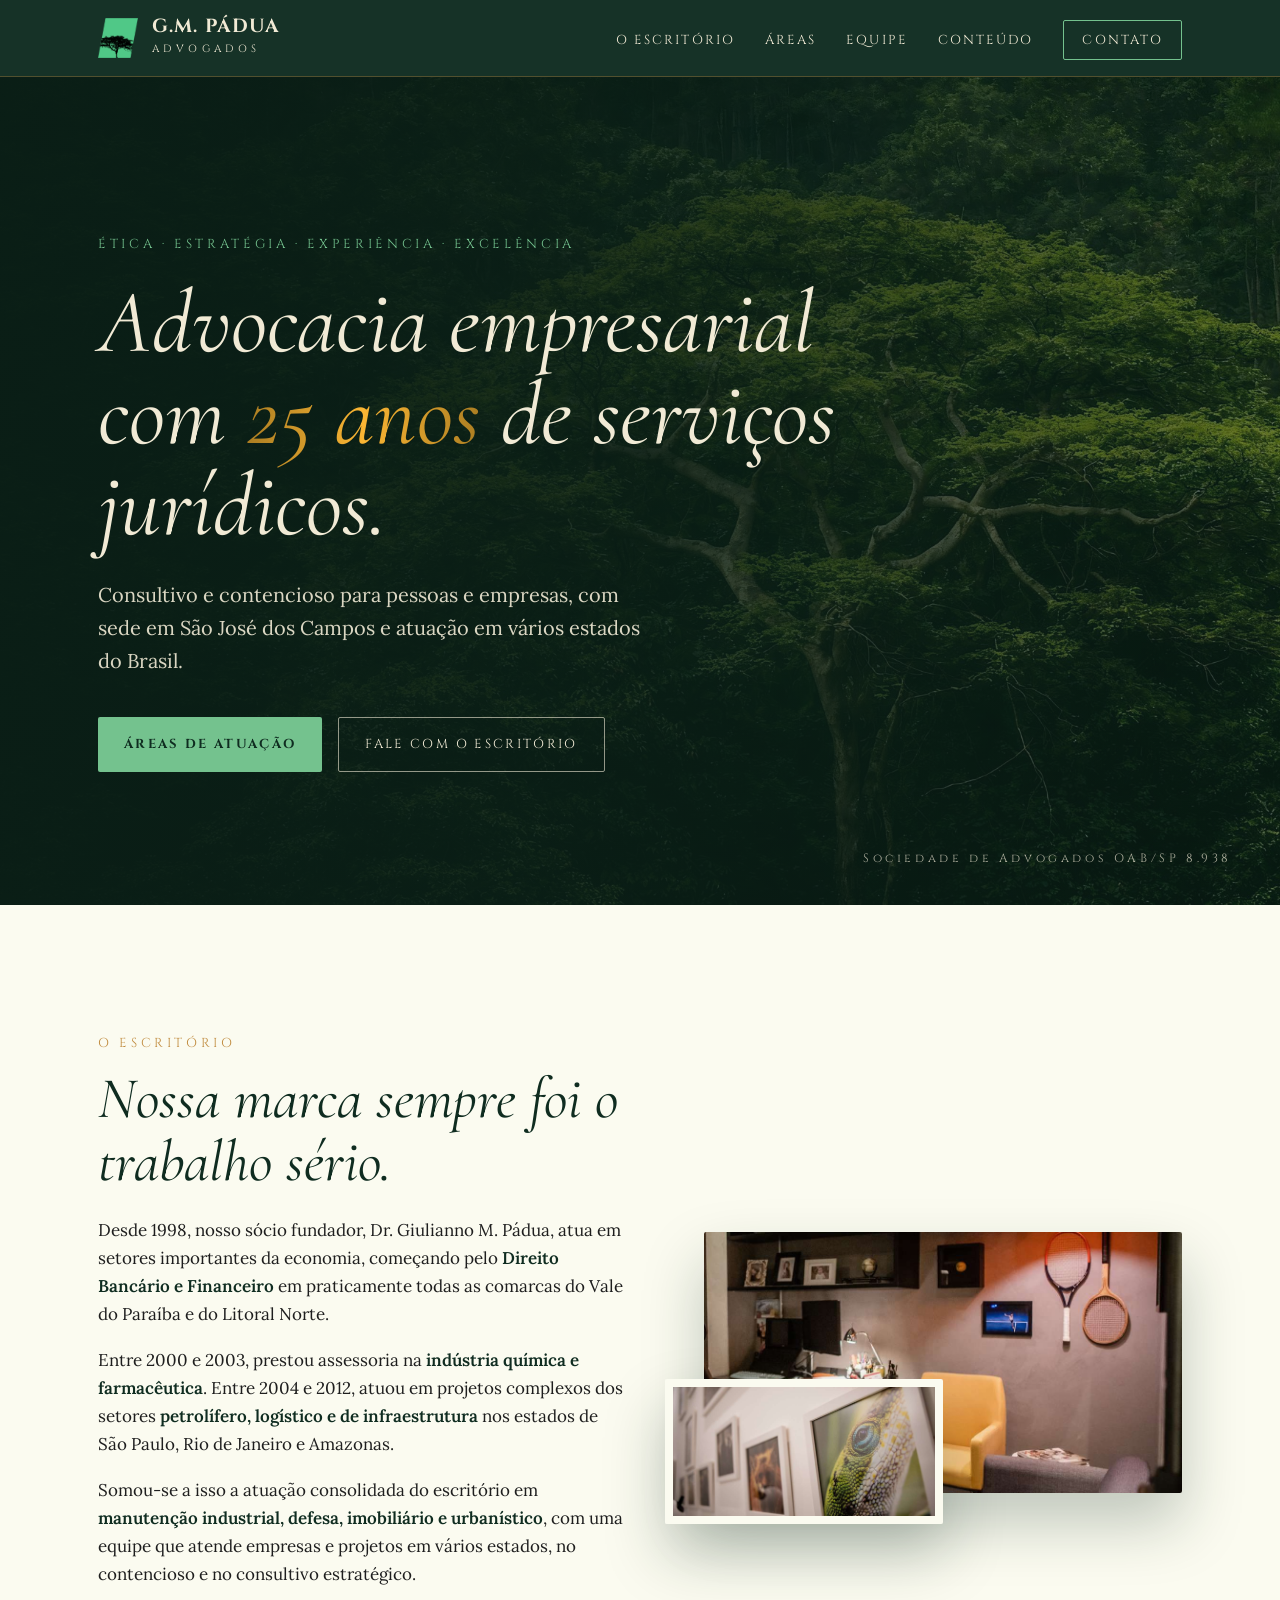
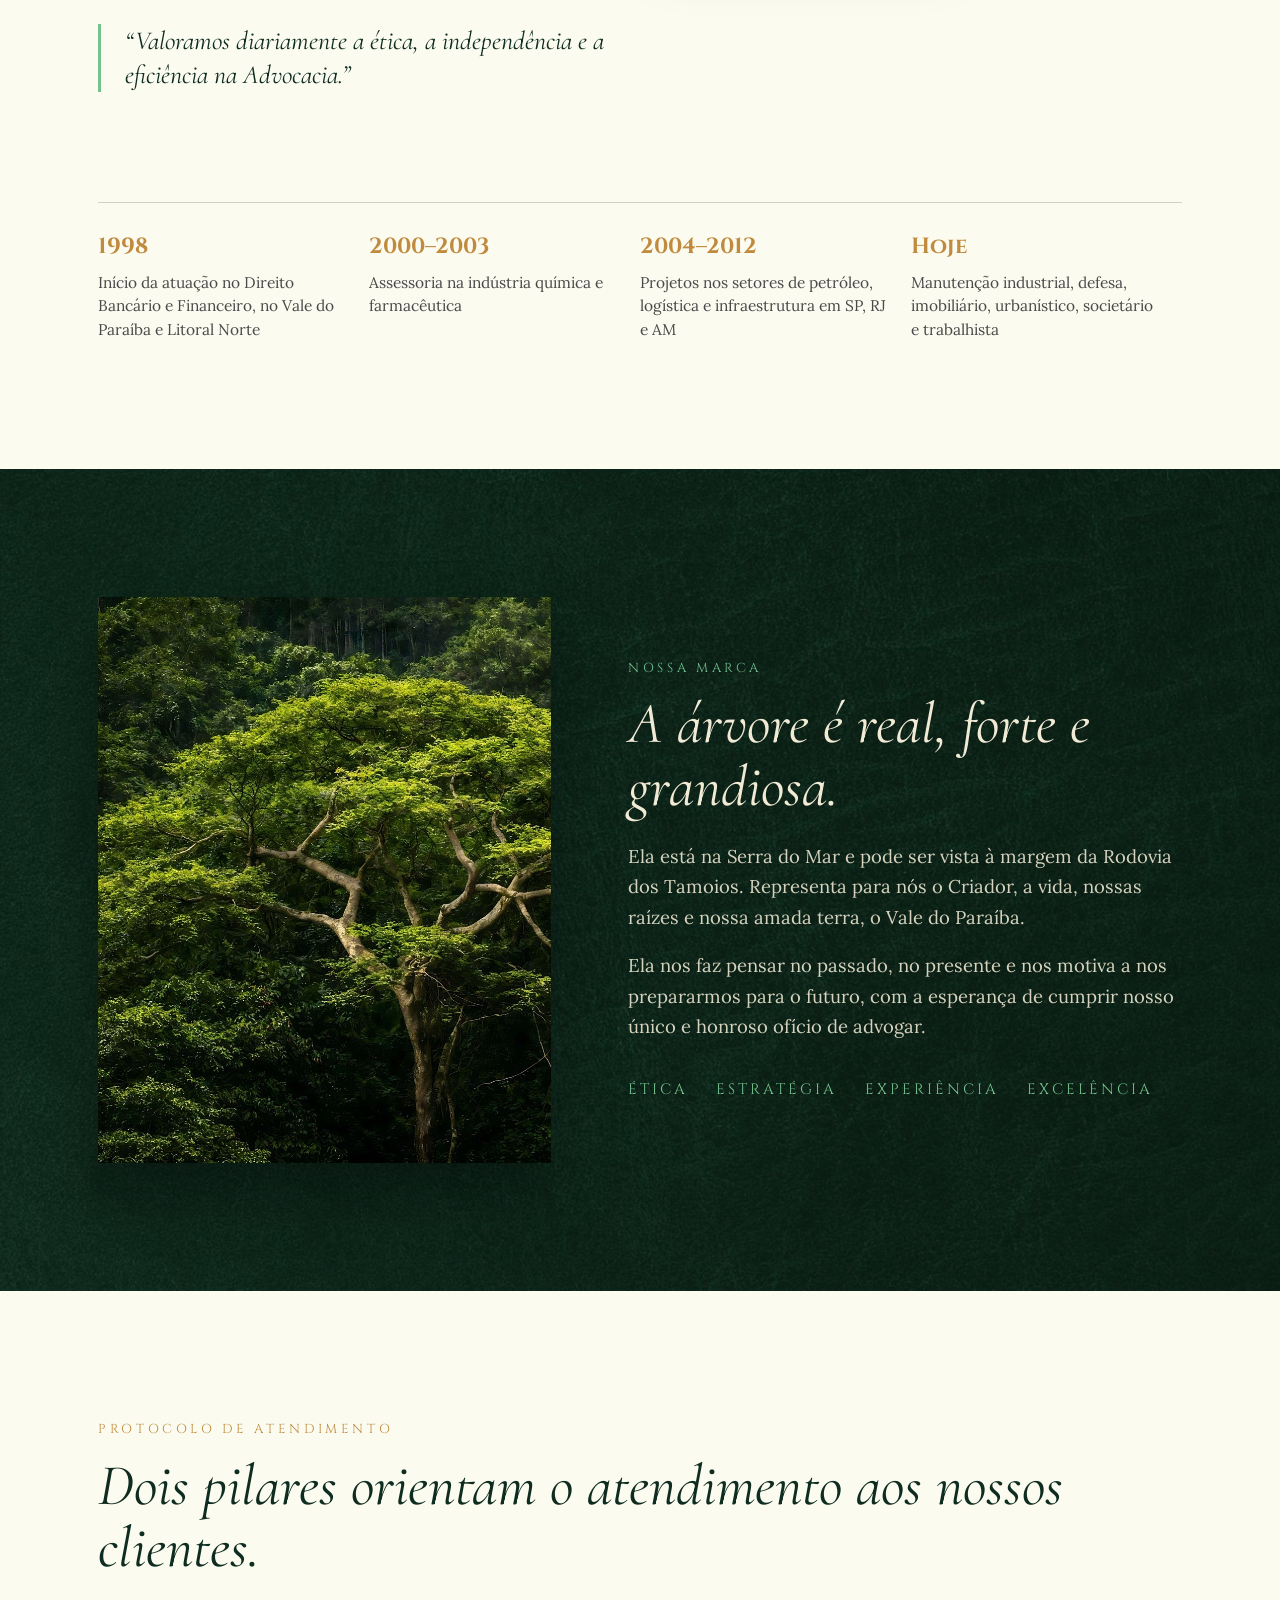
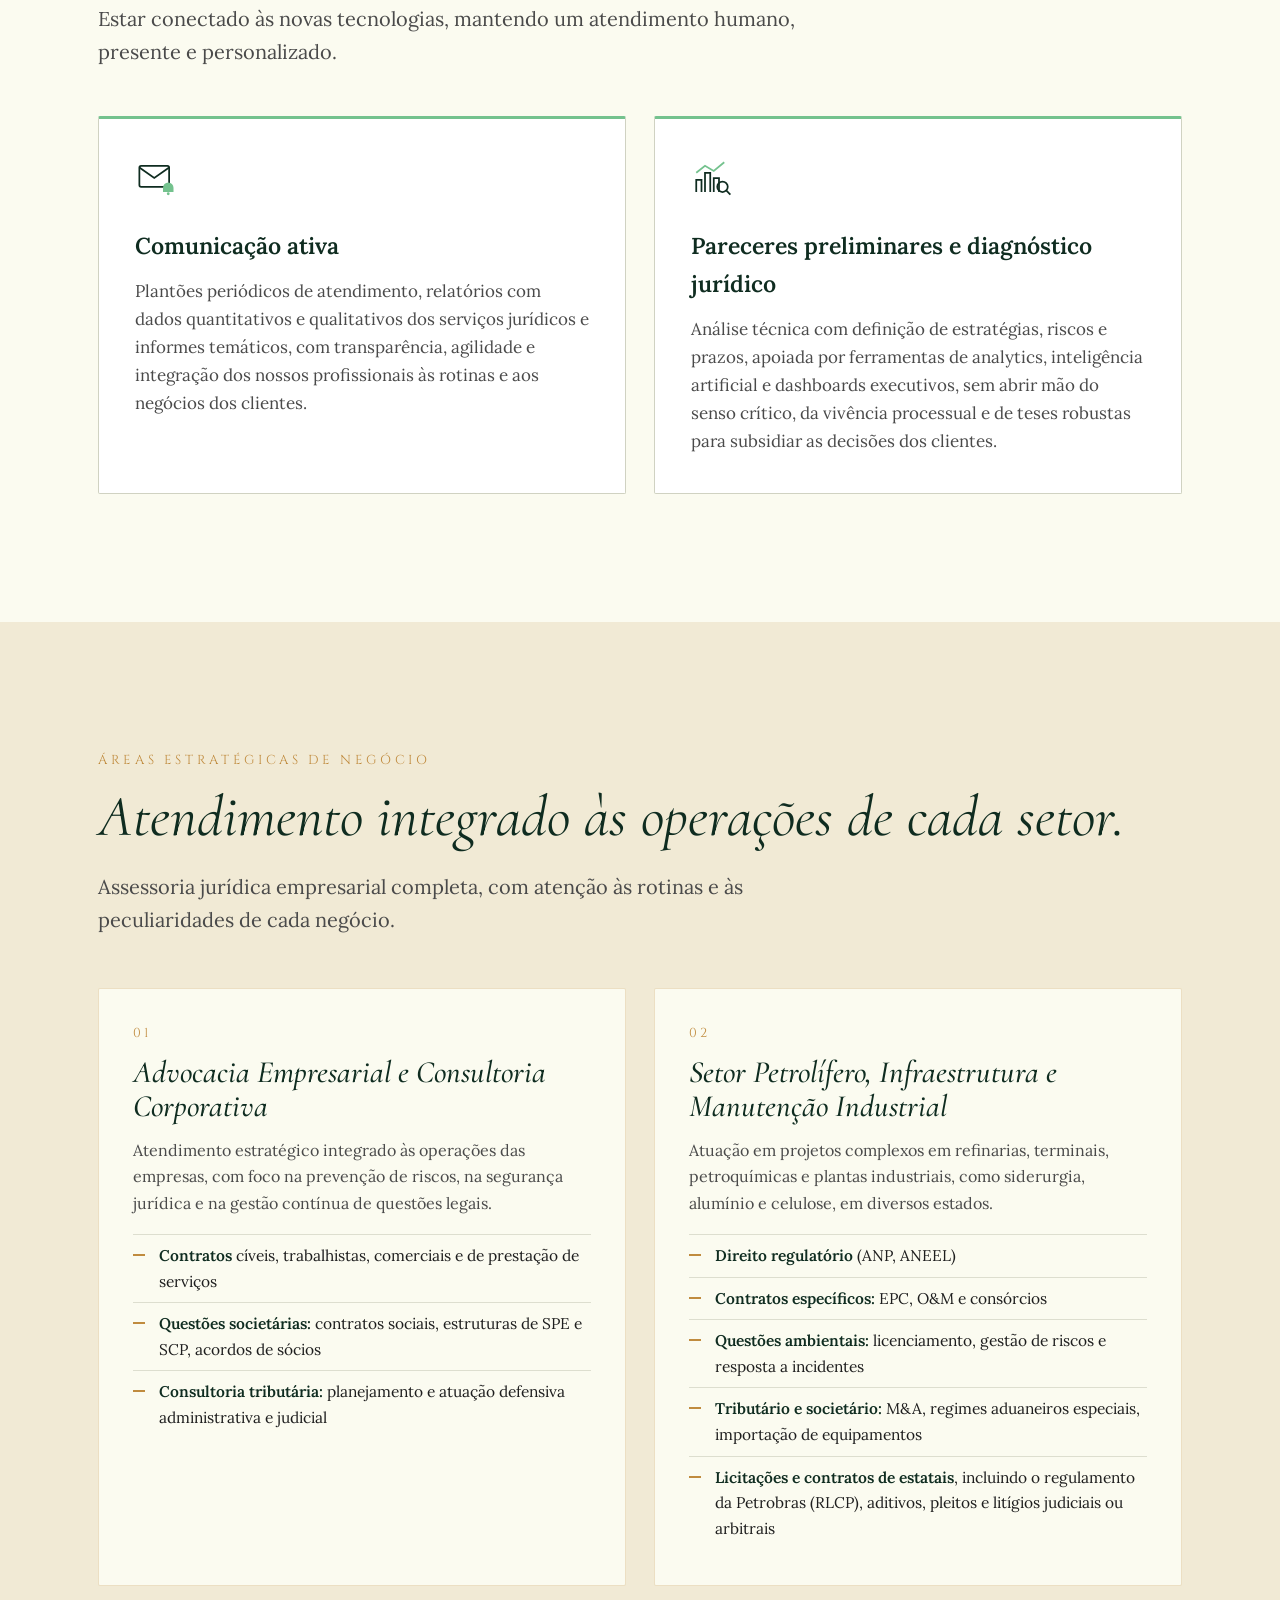
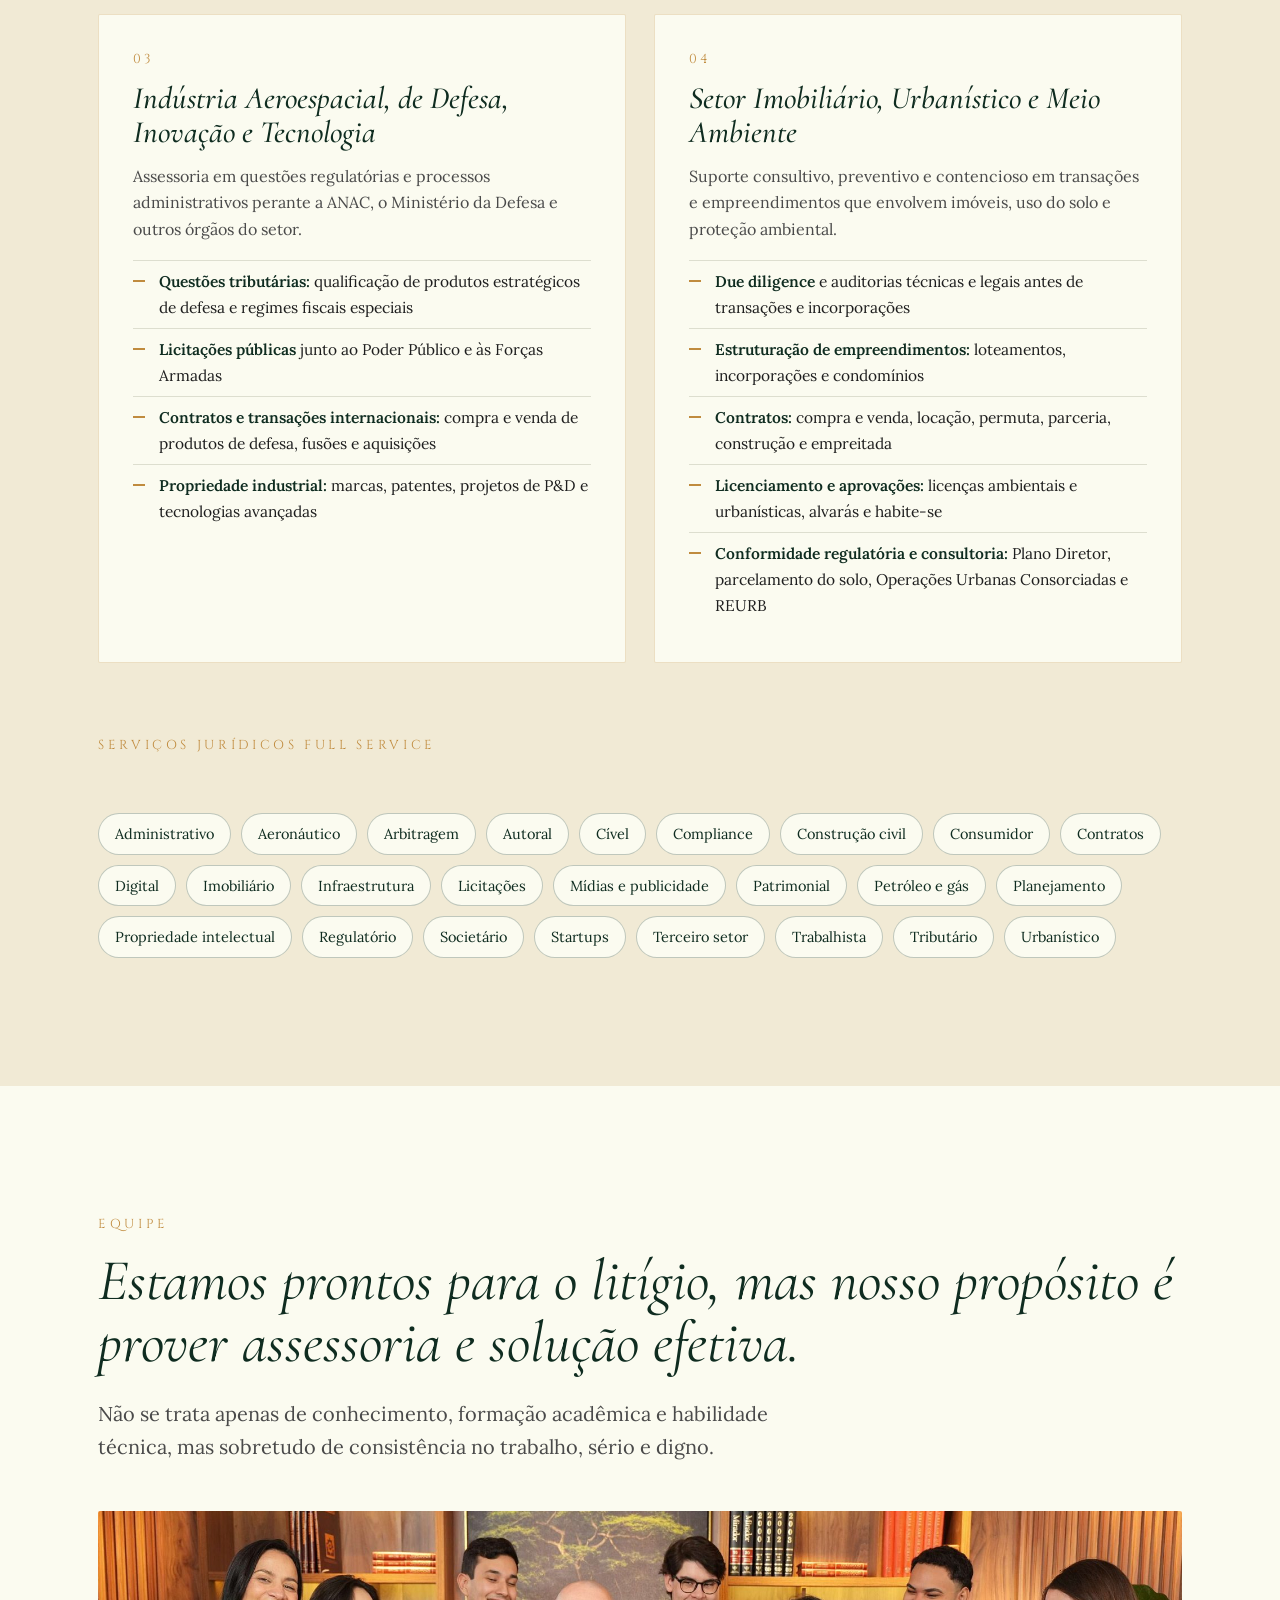
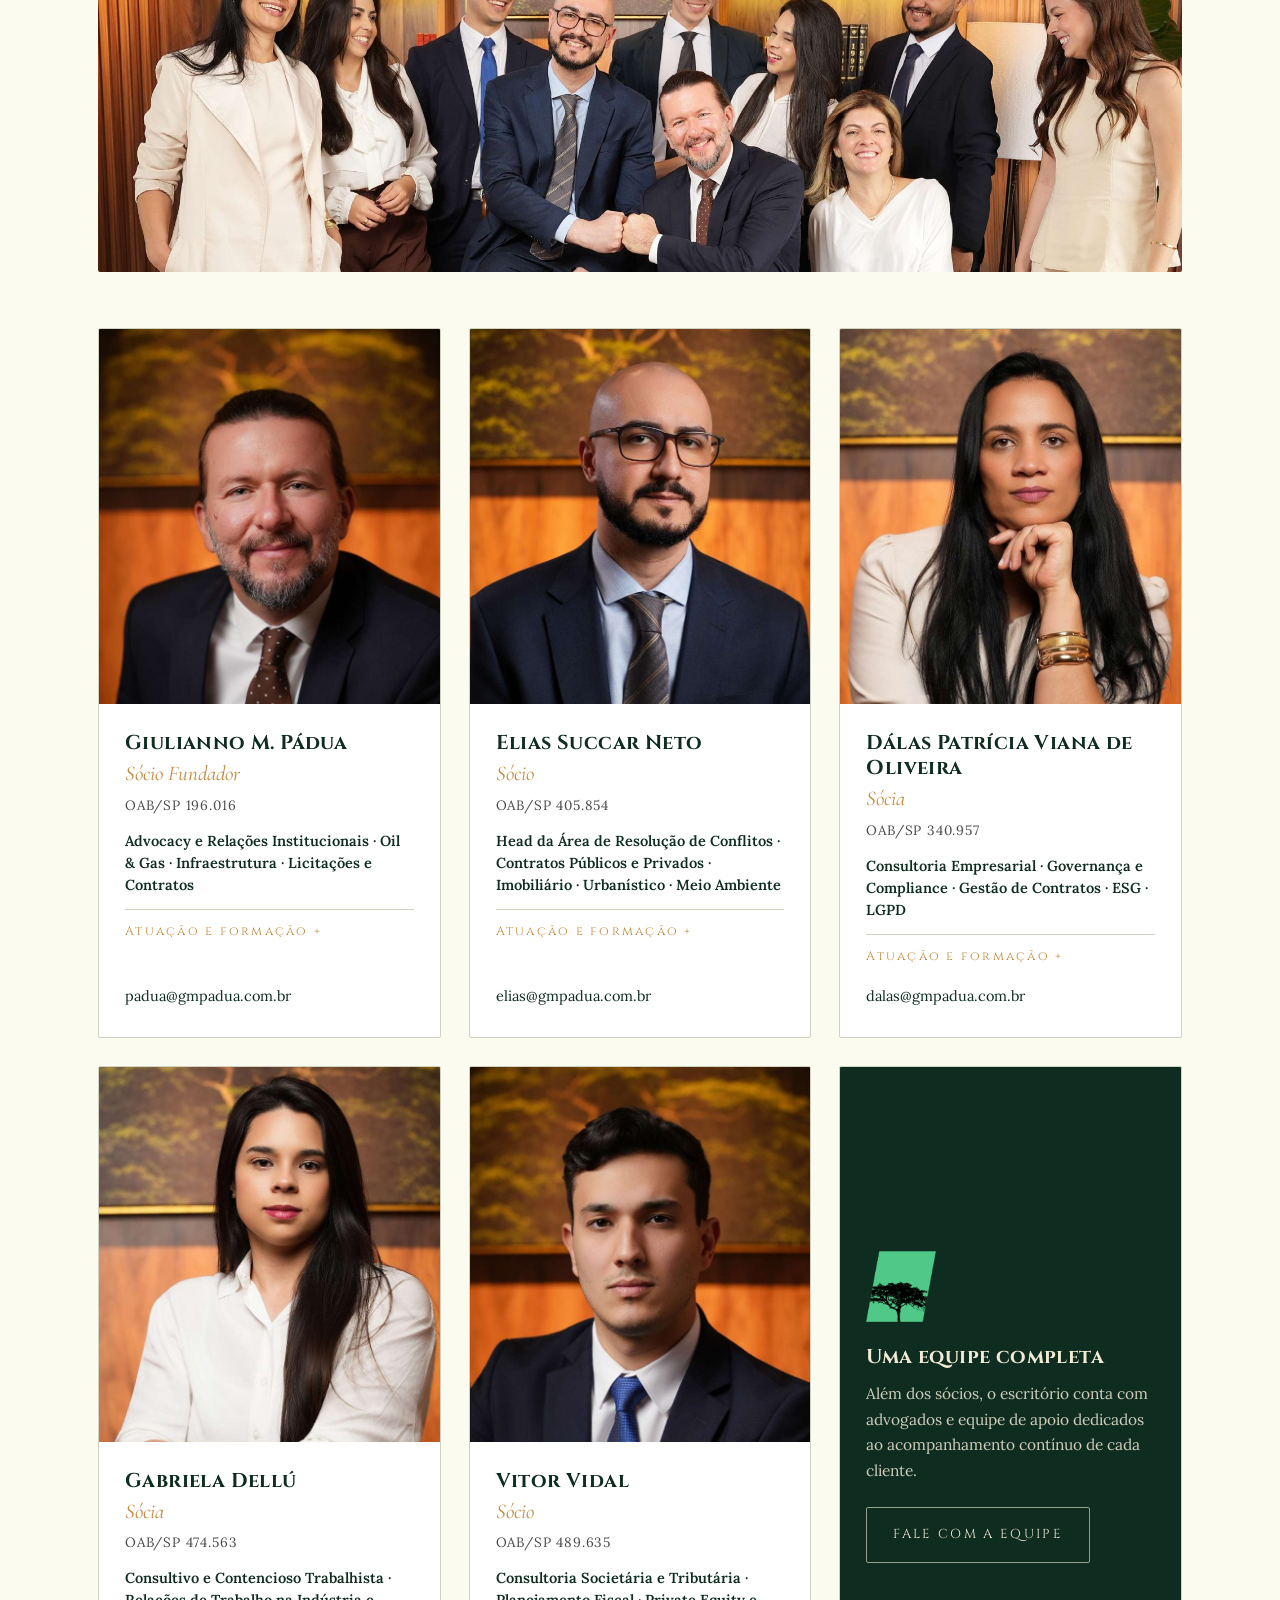
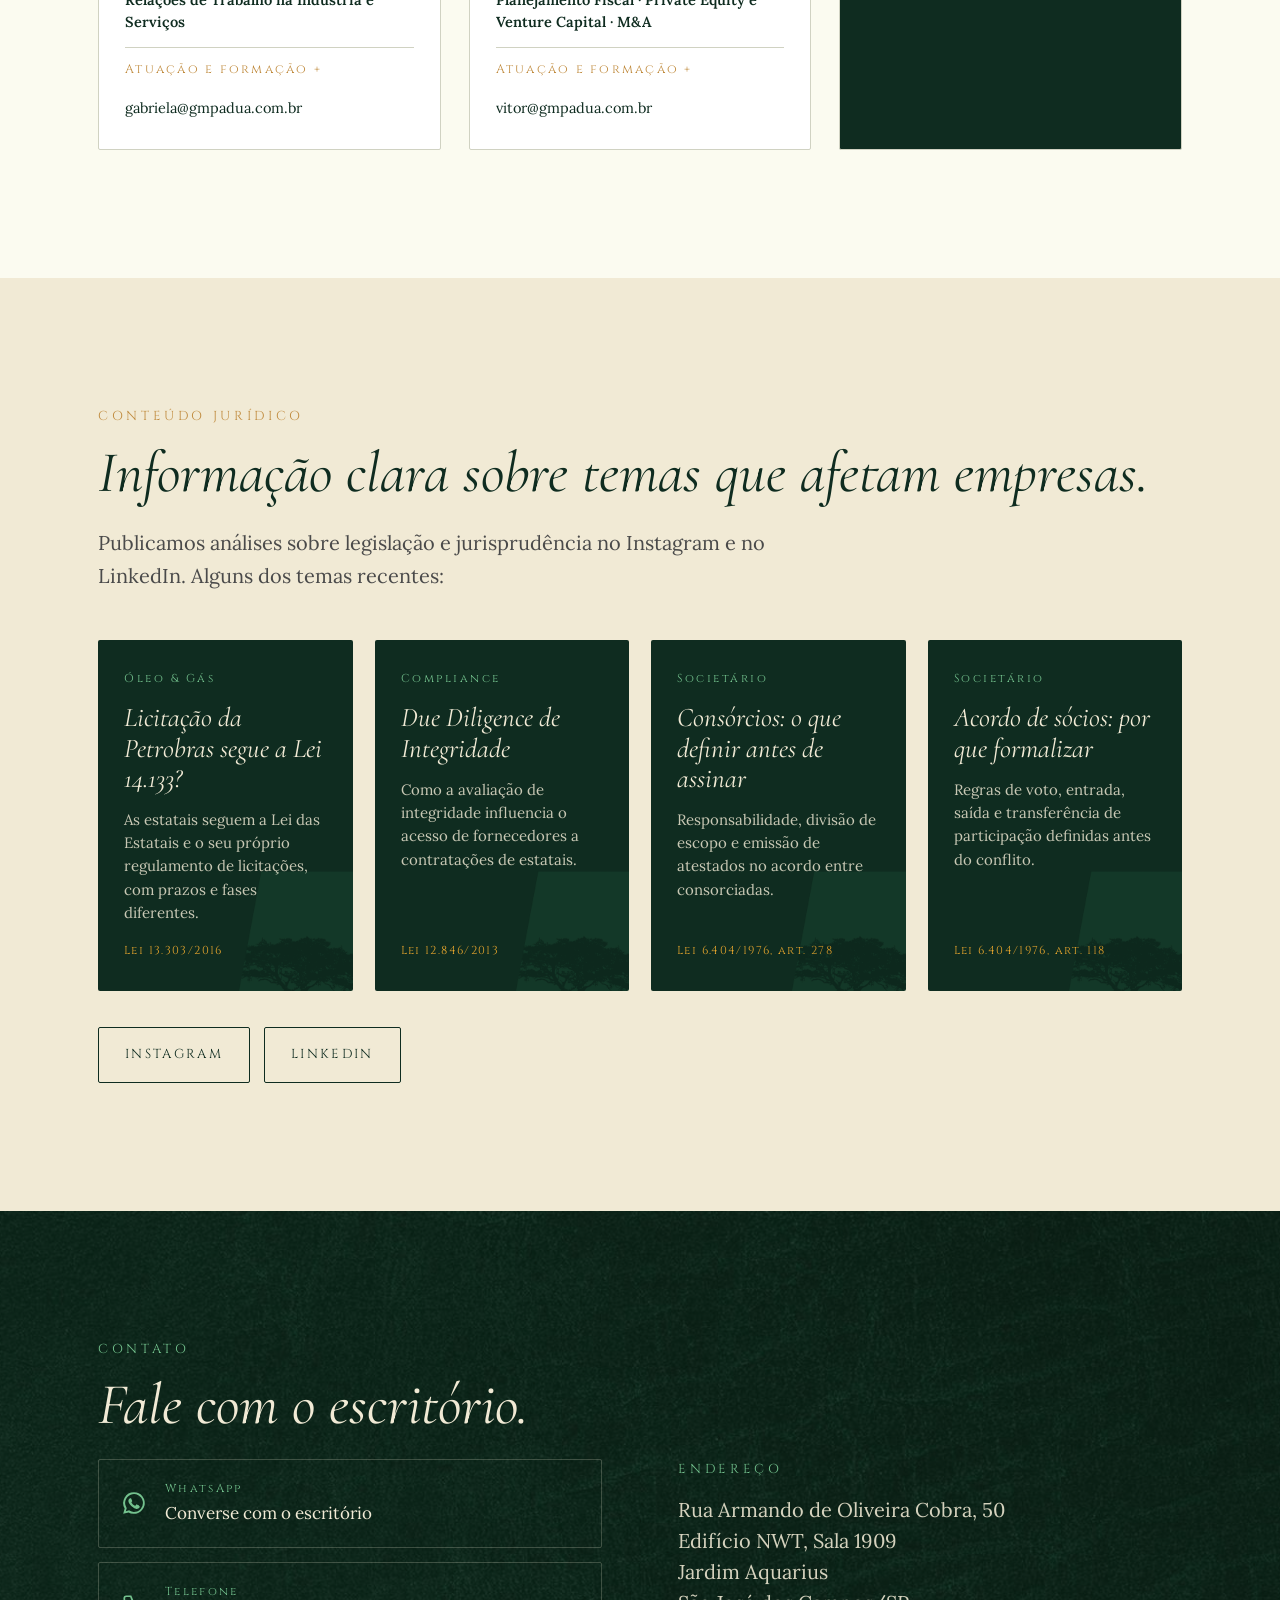
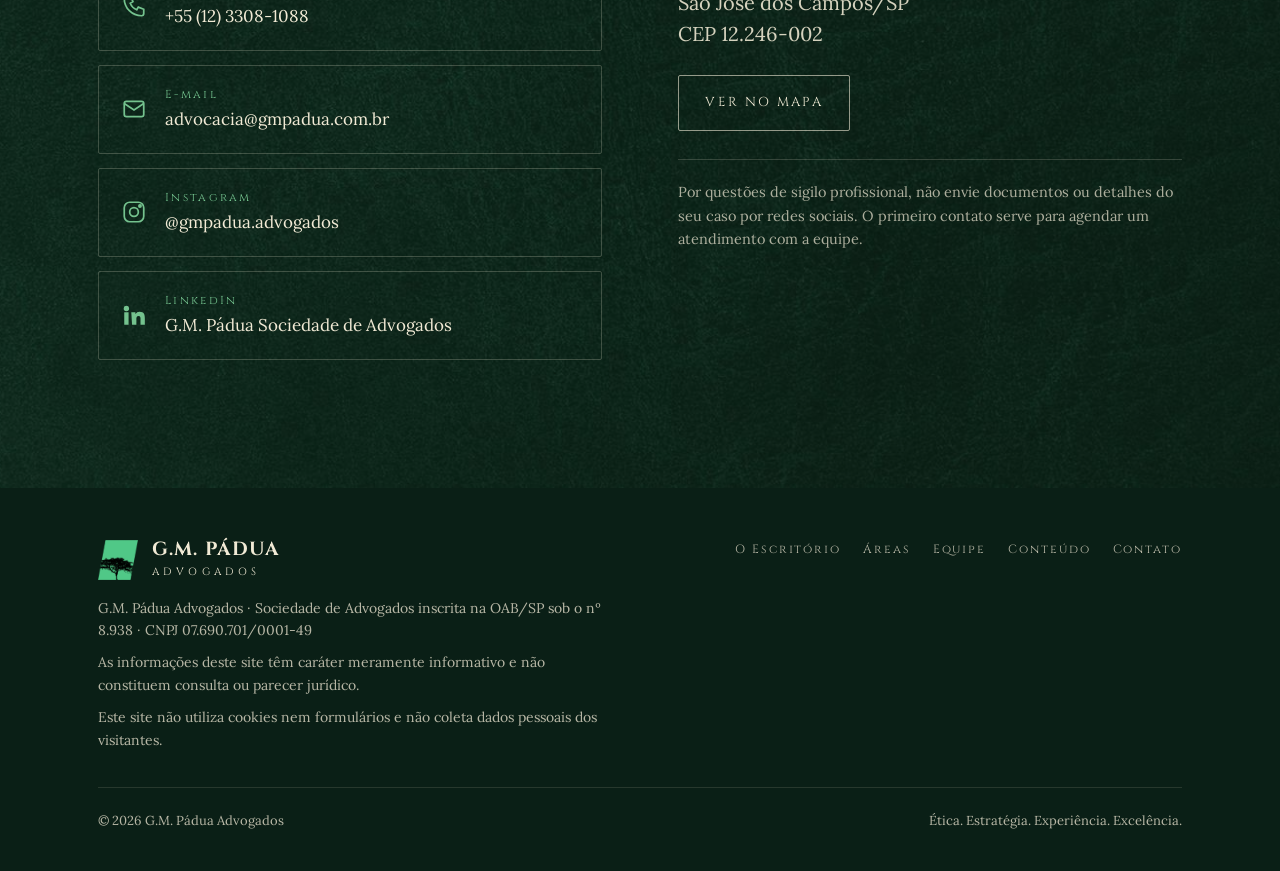
<file: site/index.html>
<!doctype html>
<html lang="pt-BR">
<head>
  <meta charset="utf-8">
  <meta name="viewport" content="width=device-width, initial-scale=1">
  <title>G.M. Pádua Advogados | Advocacia Empresarial em São José dos Campos</title>
  <meta name="description" content="G.M. Pádua Advogados, sociedade de advogados OAB/SP 8.938, com sede em São José dos Campos/SP. Advocacia empresarial, consultivo e contencioso: óleo e gás, infraestrutura, defesa, imobiliário, societário, tributário, trabalhista e compliance.">
  <meta property="og:title" content="G.M. Pádua Advogados">
  <meta property="og:description" content="Ética. Estratégia. Experiência. Excelência. 25 anos de serviços jurídicos.">
  <meta property="og:image" content="assets/img/arvore.jpg">
  <meta property="og:locale" content="pt_BR">
  <link rel="icon" href="assets/img/favicon.png">
  <link rel="stylesheet" href="assets/fonts/fonts.css">
  <style>
    :root{
      --floresta:#0F2C20; --floresta-2:#163B2B; --padua:#74C28E; --ouro:#C08B3E; --ouro-claro:#E6A52D;
      --perg:#F1EAD5; --gelo:#FBFBF0; --carbono:#1E1E1E; --grafite:#4A4A4A; --cinza:#D0D2C2;
      --max:1180px; --gutter:clamp(16px,4vw,48px);
    }
    *{box-sizing:border-box;margin:0;padding:0}
    html{scroll-behavior:smooth;scroll-padding-top:84px}
    body{font-family:'Lora',Georgia,serif;color:var(--carbono);background:var(--gelo);line-height:1.65;font-size:17px;-webkit-font-smoothing:antialiased}
    img{max-width:100%;height:auto;display:block}
    a{color:inherit}
    .wrap{max-width:var(--max);margin:0 auto;padding:0 var(--gutter)}
    .cinzel{font-family:'Cinzel',serif}
    .corm{font-family:'Cormorant',serif;font-style:italic;font-weight:400}
    .eyebrow{font-family:'Cinzel',serif;font-size:13px;letter-spacing:.28em;text-transform:uppercase;color:var(--ouro)}
    .gold{background:linear-gradient(90deg,#AC7E22,#FAB533 50%,#AC7E22);-webkit-background-clip:text;background-clip:text;color:transparent}
    .rule{height:2px;width:96px;background:linear-gradient(90deg,#AC7E22,#FAB533 50%,#AC7E22);border:0}
    h2.title{font-family:'Cormorant',serif;font-style:italic;font-weight:400;font-size:clamp(36px,5vw,58px);line-height:1.08;color:var(--floresta);margin:14px 0 22px}
    .dark h2.title{color:var(--perg)}
    section{padding:clamp(72px,10vw,128px) 0}
    .lead{font-size:clamp(18px,2vw,20px);color:var(--grafite);max-width:720px}

    /* Cabeçalho */
    header{position:sticky;top:0;z-index:50;background:rgba(15,44,32,.97);backdrop-filter:blur(6px);border-bottom:1px solid rgba(192,139,62,.35)}
    .nav{display:flex;align-items:center;justify-content:space-between;height:76px}
    .brand{display:flex;align-items:center;gap:14px;text-decoration:none;color:var(--perg)}
    .brand img{width:40px}
    .brand b{display:block;font-family:'Cinzel';font-weight:700;font-size:19px;letter-spacing:.06em;line-height:1}
    .brand span{display:block;font-family:'Cinzel';font-size:10.5px;letter-spacing:.42em;margin-top:5px}
    .menu{display:flex;gap:30px;list-style:none;align-items:center}
    .menu a{text-decoration:none;color:var(--perg);font-family:'Cinzel';font-size:13px;letter-spacing:.16em;text-transform:uppercase;padding:6px 0;border-bottom:1px solid transparent;transition:border-color .2s,color .2s}
    .menu a:hover,.menu a:focus-visible{color:var(--padua);border-color:var(--padua);outline:none}
    .menu .cta{border:1px solid var(--padua);padding:10px 18px;border-radius:2px}
    .menu .cta:hover{background:var(--padua);color:var(--floresta)}
    .burger{display:none;background:none;border:0;color:var(--perg);cursor:pointer;padding:8px}
    .burger svg{width:28px;height:28px}

    /* Hero */
    .hero{position:relative;min-height:min(92vh,860px);display:flex;align-items:center;color:var(--perg);background:var(--floresta);overflow:hidden;padding:120px 0 96px}
    .hero::before{content:"";position:absolute;inset:0;background:url(assets/img/arvore.jpg) 68% center/cover;opacity:.55}
    .hero::after{content:"";position:absolute;inset:0;background:linear-gradient(90deg,rgba(10,30,22,.97) 0%,rgba(10,30,22,.85) 42%,rgba(10,30,22,.25) 100%)}
    .hero .wrap{position:relative;z-index:2;width:100%}
    .hero h1{font-family:'Cormorant',serif;font-style:italic;font-weight:400;font-size:clamp(44px,7vw,92px);line-height:1.02;max-width:760px;margin:22px 0 26px}
    .hero p{max-width:560px;font-size:clamp(17px,2vw,20px);color:rgba(241,234,213,.9)}
    .hero .actions{display:flex;flex-wrap:wrap;gap:16px;margin-top:40px}
    .btn{display:inline-flex;align-items:center;gap:10px;text-decoration:none;font-family:'Cinzel';font-size:13px;letter-spacing:.18em;text-transform:uppercase;padding:16px 26px;border-radius:2px;transition:all .2s}
    .btn-primary{background:var(--padua);color:var(--floresta);font-weight:700}
    .btn-primary:hover{background:#8ad3a2}
    .btn-ghost{border:1px solid rgba(241,234,213,.6);color:var(--perg)}
    .btn-ghost:hover{border-color:var(--padua);color:var(--padua)}
    .hero .tag{position:absolute;right:var(--gutter);bottom:36px;z-index:2;font-family:'Cinzel';font-size:12px;letter-spacing:.3em;color:rgba(241,234,213,.7)}

    /* Escritório */
    .split{display:grid;grid-template-columns:1.05fr .95fr;gap:clamp(40px,6vw,88px);align-items:center}
    .story p+p{margin-top:18px}
    .story strong{color:var(--floresta)}
    .quote{margin-top:36px;padding-left:24px;border-left:3px solid var(--padua);font-family:'Cormorant',serif;font-style:italic;font-size:26px;line-height:1.3;color:var(--floresta)}
    .photo-stack{position:relative}
    .photo-stack img{border-radius:2px;box-shadow:0 30px 60px rgba(15,44,32,.25)}
    .photo-stack .p2{position:absolute;width:58%;left:-8%;bottom:-12%;border:8px solid var(--gelo)}
    .timeline{display:grid;grid-template-columns:repeat(4,1fr);gap:0;margin-top:clamp(72px,9vw,110px);border-top:1px solid var(--cinza)}
    .timeline div{padding:26px 22px 0 0}
    .timeline b{display:block;font-family:'Cinzel';font-size:22px;color:var(--ouro);margin-bottom:6px}
    .timeline span{font-size:15.5px;color:var(--grafite);line-height:1.5;display:block}

    /* Árvore */
    .tree{position:relative;color:var(--perg);background:var(--floresta);overflow:hidden}
    .tree::before{content:"";position:absolute;inset:0;background:url(assets/img/textura.jpg) center/cover;opacity:.55}
    .tree .wrap{position:relative;display:grid;grid-template-columns:.9fr 1.1fr;gap:clamp(40px,6vw,80px);align-items:center}
    .tree .img{aspect-ratio:4/5;background:url(assets/img/arvore.jpg) 62% center/cover;border-radius:2px;box-shadow:0 30px 60px rgba(0,0,0,.35)}
    .tree p{color:rgba(241,234,213,.88);font-size:18.5px}
    .tree p+p{margin-top:18px}
    .values{display:flex;flex-wrap:wrap;gap:12px 28px;margin-top:36px;font-family:'Cinzel';font-size:15px;letter-spacing:.2em;text-transform:uppercase}
    .values span{color:var(--padua)}

    /* Protocolo */
    .pillars{display:grid;grid-template-columns:1fr 1fr;gap:28px;margin-top:48px}
    .pillar{background:#fff;border:1px solid var(--cinza);border-top:3px solid var(--padua);padding:38px 36px;border-radius:2px}
    .pillar svg{width:42px;height:42px;color:var(--floresta);margin-bottom:20px}
    .pillar h3{font-family:'Lora';font-weight:600;font-size:23px;color:var(--floresta);margin-bottom:12px}
    .pillar p{color:var(--grafite)}

    /* Áreas */
    .areas{background:var(--perg)}
    .area-grid{display:grid;grid-template-columns:repeat(2,1fr);gap:28px;margin-top:52px}
    .area{background:var(--gelo);border-radius:2px;overflow:hidden;display:flex;flex-direction:column;border:1px solid rgba(192,139,62,.25)}
    .area .num{font-family:'Cinzel';font-size:13px;letter-spacing:.24em;color:var(--ouro)}
    .area .body{padding:34px 34px 36px}
    .area h3{font-family:'Cormorant',serif;font-style:italic;font-weight:500;font-size:31px;line-height:1.1;color:var(--floresta);margin:10px 0 14px}
    .area p{color:var(--grafite);font-size:16px}
    .area ul{list-style:none;margin-top:18px}
    .area li{position:relative;padding:8px 0 8px 26px;border-top:1px solid rgba(208,210,194,.7);font-size:15.5px}
    .area li::before{content:"";position:absolute;left:0;top:19px;width:12px;height:2px;background:var(--ouro)}
    .area li b{color:var(--floresta);font-weight:600}
    .tags{display:flex;flex-wrap:wrap;gap:10px;margin-top:56px}
    .tags span{font-size:14.5px;padding:8px 16px;border:1px solid rgba(15,44,32,.25);border-radius:40px;color:var(--floresta);background:var(--gelo)}
    .tags-title{margin-top:72px}

    /* Equipe */
    .team-photo{margin-top:48px;border-radius:2px;overflow:hidden;aspect-ratio:3/1;background:url(assets/img/equipe.jpg) center 30%/cover}
    .team{display:grid;grid-template-columns:repeat(3,1fr);gap:28px;margin-top:56px}
    .member{background:#fff;border:1px solid var(--cinza);border-radius:2px;overflow:hidden;display:flex;flex-direction:column}
    .member .ph{aspect-ratio:4/4.4;background-size:cover;background-position:center 18%}
    .member .info{padding:26px 26px 28px;display:flex;flex-direction:column;flex:1}
    .member h3{font-family:'Cinzel';font-weight:700;font-size:20px;letter-spacing:.02em;color:var(--floresta);line-height:1.25}
    .member .role{font-family:'Cormorant',serif;font-style:italic;font-size:21px;color:var(--ouro);margin-top:2px}
    .member .oab{font-size:13.5px;letter-spacing:.06em;color:var(--grafite);margin-top:2px}
    .member .focus{font-size:14.5px;color:var(--floresta);font-weight:600;margin-top:14px;line-height:1.5}
    .member details{margin-top:14px;border-top:1px solid var(--cinza);padding-top:12px}
    .member summary{cursor:pointer;font-family:'Cinzel';font-size:12.5px;letter-spacing:.18em;color:var(--ouro);list-style:none}
    .member summary::-webkit-details-marker{display:none}
    .member summary::after{content:" +"}
    .member details[open] summary::after{content:" –"}
    .member details p{font-size:15px;color:var(--grafite);margin-top:12px;line-height:1.6}
    .member details h4{font-family:'Cinzel';font-size:12px;letter-spacing:.18em;color:var(--floresta);margin-top:14px}
    .member details ul{list-style:none;font-size:14.5px;color:var(--grafite);margin-top:6px}
    .member details li{padding:3px 0}
    .member .mail{margin-top:auto;padding-top:16px;font-size:14.5px;color:var(--floresta);text-decoration:none;border-bottom:1px solid transparent;align-self:flex-start}
    .member .mail:hover{border-color:var(--padua)}

    /* Conteúdo */
    .posts{display:grid;grid-template-columns:repeat(4,1fr);gap:22px;margin-top:48px}
    .post{background:var(--floresta);color:var(--perg);border-radius:2px;padding:30px 26px;display:flex;flex-direction:column;min-height:300px;position:relative;overflow:hidden}
    .post::after{content:"";position:absolute;right:-30px;bottom:-30px;width:150px;height:150px;background:url(assets/img/logo.png) center/contain no-repeat;opacity:.08}
    .post .k{font-family:'Cinzel';font-size:11.5px;letter-spacing:.22em;color:var(--padua)}
    .post h3{font-family:'Cormorant',serif;font-style:italic;font-weight:400;font-size:27px;line-height:1.12;margin:14px 0 14px}
    .post p{font-size:15px;color:rgba(241,234,213,.82);line-height:1.55}
    .post .ref{margin-top:auto;padding-top:18px;font-family:'Cinzel';font-size:11.5px;letter-spacing:.12em;color:var(--ouro-claro)}
    .follow{display:flex;flex-wrap:wrap;gap:14px;margin-top:36px}
    .follow .btn{border:1px solid var(--floresta);color:var(--floresta)}
    .follow .btn:hover{background:var(--floresta);color:var(--perg)}

    /* Contato */
    .contact{background:var(--floresta);color:var(--perg);position:relative;overflow:hidden}
    .contact::before{content:"";position:absolute;inset:0;background:url(assets/img/textura.jpg) center/cover;opacity:.5}
    .contact .wrap{position:relative}
    .contact-grid{display:grid;grid-template-columns:1fr 1fr;gap:clamp(40px,6vw,80px);margin-top:12px;align-items:start}
    .channels{display:grid;gap:14px}
    .channel{display:flex;gap:18px;align-items:center;text-decoration:none;padding:20px 22px;border:1px solid rgba(241,234,213,.22);border-radius:2px;transition:border-color .2s,background .2s}
    .channel:hover{border-color:var(--padua);background:rgba(116,194,142,.07)}
    .channel svg{width:26px;height:26px;color:var(--padua);flex:none}
    .channel small{display:block;font-family:'Cinzel';font-size:11.5px;letter-spacing:.2em;color:var(--padua)}
    .channel span{font-size:17px}
    .address p{color:rgba(241,234,213,.88)}
    .address .note{margin-top:28px;font-size:14.5px;color:rgba(241,234,213,.7);border-top:1px solid rgba(241,234,213,.18);padding-top:20px}

    /* Rodapé */
    footer{background:#0A1F16;color:rgba(241,234,213,.75);padding:52px 0 40px;font-size:14px}
    .foot{display:flex;justify-content:space-between;gap:32px;flex-wrap:wrap;align-items:flex-start}
    .foot .brand{margin-bottom:16px}
    .foot .legal{max-width:520px;line-height:1.6}
    .foot .legal p+p{margin-top:10px}
    .foot nav{display:flex;gap:22px;flex-wrap:wrap}
    .foot nav a{text-decoration:none;font-family:'Cinzel';font-size:12px;letter-spacing:.16em}
    .foot nav a:hover{color:var(--padua)}
    .copy{margin-top:36px;padding-top:22px;border-top:1px solid rgba(241,234,213,.12);font-size:13px;display:flex;justify-content:space-between;gap:16px;flex-wrap:wrap}

    /* Responsivo */
    @media (max-width:1060px){
      .posts{grid-template-columns:repeat(2,1fr)}
      .team{grid-template-columns:repeat(2,1fr)}
    }
    @media (max-width:900px){
      .menu{position:fixed;inset:76px 0 auto 0;flex-direction:column;align-items:flex-start;gap:0;background:var(--floresta);padding:12px var(--gutter) 28px;border-bottom:1px solid rgba(192,139,62,.35);transform:translateY(-130%);transition:transform .25s}
      .menu.open{transform:none}
      .menu li{width:100%}
      .menu a{display:block;padding:16px 0;border-bottom:1px solid rgba(241,234,213,.1)}
      .menu .cta{margin-top:14px;text-align:center}
      .burger{display:block}
      .split,.tree .wrap,.contact-grid,.pillars,.area-grid{grid-template-columns:1fr}
      .photo-stack{margin-bottom:14%}
      .photo-stack .p2{left:0;width:62%}
      .timeline{grid-template-columns:1fr 1fr;row-gap:12px}
      .tree .img{aspect-ratio:16/11}
      .team-photo{aspect-ratio:16/9}
    }
    @media (max-width:600px){
      body{font-size:16px}
      .team,.posts{grid-template-columns:1fr}
      .timeline{grid-template-columns:1fr}
      .hero .tag{display:none}
      .pillar,.area .body{padding:28px 24px}
    }
    @media (prefers-reduced-motion:reduce){html{scroll-behavior:auto}*{transition:none!important}}
  </style>
</head>
<body>

<header>
  <div class="wrap nav">
    <a class="brand" href="#inicio" aria-label="G.M. Pádua Advogados, início">
      <img src="assets/img/logo.png" alt="">
      <div><b>G.M. PÁDUA</b><span>ADVOGADOS</span></div>
    </a>
    <button class="burger" aria-label="Abrir menu" aria-expanded="false" aria-controls="menu">
      <svg viewBox="0 0 24 24" fill="none" stroke="currentColor" stroke-width="1.6"><path d="M3 6h18M3 12h18M3 18h18"/></svg>
    </button>
    <ul class="menu" id="menu">
      <li><a href="#escritorio">O Escritório</a></li>
      <li><a href="#areas">Áreas</a></li>
      <li><a href="#equipe">Equipe</a></li>
      <li><a href="#conteudo">Conteúdo</a></li>
      <li><a class="cta" href="#contato">Contato</a></li>
    </ul>
  </div>
</header>

<main>
  <section class="hero" id="inicio">
    <div class="wrap">
      <div class="eyebrow" style="color:var(--padua)">Ética · Estratégia · Experiência · Excelência</div>
      <h1>Advocacia empresarial com <span class="gold">25 anos</span> de serviços jurídicos.</h1>
      <p>Consultivo e contencioso para pessoas e empresas, com sede em São José dos Campos e atuação em vários estados do Brasil.</p>
      <div class="actions">
        <a class="btn btn-primary" href="#areas">Áreas de atuação</a>
        <a class="btn btn-ghost" href="#contato">Fale com o escritório</a>
      </div>
    </div>
    <div class="tag">Sociedade de Advogados OAB/SP 8.938</div>
  </section>

  <section id="escritorio">
    <div class="wrap">
      <div class="split">
        <div class="story">
          <div class="eyebrow">O Escritório</div>
          <h2 class="title">Nossa marca sempre foi o trabalho sério.</h2>
          <p>Desde 1998, nosso sócio fundador, Dr. Giulianno M. Pádua, atua em setores importantes da economia, começando pelo <strong>Direito Bancário e Financeiro</strong> em praticamente todas as comarcas do Vale do Paraíba e do Litoral Norte.</p>
          <p>Entre 2000 e 2003, prestou assessoria na <strong>indústria química e farmacêutica</strong>. Entre 2004 e 2012, atuou em projetos complexos dos setores <strong>petrolífero, logístico e de infraestrutura</strong> nos estados de São Paulo, Rio de Janeiro e Amazonas.</p>
          <p>Somou-se a isso a atuação consolidada do escritório em <strong>manutenção industrial, defesa, imobiliário e urbanístico</strong>, com uma equipe que atende empresas e projetos em vários estados, no contencioso e no consultivo estratégico.</p>
          <blockquote class="quote">“Valoramos diariamente a ética, a independência e a eficiência na Advocacia.”</blockquote>
        </div>
        <div class="photo-stack">
          <img src="assets/img/escritorio1.jpg" alt="Ambiente interno do escritório G.M. Pádua Advogados" loading="lazy" width="1001" height="546">
          <img class="p2" src="assets/img/escritorio2.jpg" alt="Sala de atendimento do escritório" loading="lazy" width="1100" height="545">
        </div>
      </div>
      <div class="timeline" aria-label="Trajetória">
        <div><b>1998</b><span>Início da atuação no Direito Bancário e Financeiro, no Vale do Paraíba e Litoral Norte</span></div>
        <div><b>2000–2003</b><span>Assessoria na indústria química e farmacêutica</span></div>
        <div><b>2004–2012</b><span>Projetos nos setores de petróleo, logística e infraestrutura em SP, RJ e AM</span></div>
        <div><b>Hoje</b><span>Manutenção industrial, defesa, imobiliário, urbanístico, societário e trabalhista</span></div>
      </div>
    </div>
  </section>

  <section class="tree dark">
    <div class="wrap">
      <div class="img" role="img" aria-label="A árvore da Serra do Mar que inspira a marca do escritório"></div>
      <div>
        <div class="eyebrow" style="color:var(--padua)">Nossa marca</div>
        <h2 class="title">A árvore é real, forte e grandiosa.</h2>
        <p>Ela está na Serra do Mar e pode ser vista à margem da Rodovia dos Tamoios. Representa para nós o Criador, a vida, nossas raízes e nossa amada terra, o Vale do Paraíba.</p>
        <p>Ela nos faz pensar no passado, no presente e nos motiva a nos prepararmos para o futuro, com a esperança de cumprir nosso único e honroso ofício de advogar.</p>
        <div class="values"><span>Ética</span><span>Estratégia</span><span>Experiência</span><span>Excelência</span></div>
      </div>
    </div>
  </section>

  <section id="atendimento">
    <div class="wrap">
      <div class="eyebrow">Protocolo de atendimento</div>
      <h2 class="title">Dois pilares orientam o atendimento aos nossos clientes.</h2>
      <p class="lead">Estar conectado às novas tecnologias, mantendo um atendimento humano, presente e personalizado.</p>
      <div class="pillars">
        <div class="pillar">
          <svg viewBox="0 0 48 48" fill="none" stroke="currentColor" stroke-width="2"><rect x="5" y="10" width="34" height="24" rx="2"/><path d="M5 12l17 12 17-12"/><path d="M38 30a5 5 0 0 1 5 5v4h-10v-4a5 5 0 0 1 5-5z" fill="var(--padua)" stroke="var(--padua)"/><circle cx="38" cy="42" r="1.6" fill="var(--padua)" stroke="none"/></svg>
          <h3>Comunicação ativa</h3>
          <p>Plantões periódicos de atendimento, relatórios com dados quantitativos e qualitativos dos serviços jurídicos e informes temáticos, com transparência, agilidade e integração dos nossos profissionais às rotinas e aos negócios dos clientes.</p>
        </div>
        <div class="pillar">
          <svg viewBox="0 0 48 48" fill="none" stroke="currentColor" stroke-width="2"><path d="M6 40V26h6v14M16 40V18h6v22M26 40V24h6v16"/><path d="M6 18l10-8 10 6 12-10" stroke="var(--padua)"/><circle cx="36" cy="34" r="6"/><path d="M40.5 38.5L45 43"/></svg>
          <h3>Pareceres preliminares e diagnóstico jurídico</h3>
          <p>Análise técnica com definição de estratégias, riscos e prazos, apoiada por ferramentas de analytics, inteligência artificial e dashboards executivos, sem abrir mão do senso crítico, da vivência processual e de teses robustas para subsidiar as decisões dos clientes.</p>
        </div>
      </div>
    </div>
  </section>

  <section class="areas" id="areas">
    <div class="wrap">
      <div class="eyebrow">Áreas estratégicas de negócio</div>
      <h2 class="title">Atendimento integrado às operações de cada setor.</h2>
      <p class="lead">Assessoria jurídica empresarial completa, com atenção às rotinas e às peculiaridades de cada negócio.</p>
      <div class="area-grid">
        <article class="area"><div class="body">
          <div class="num">01</div>
          <h3>Advocacia Empresarial e Consultoria Corporativa</h3>
          <p>Atendimento estratégico integrado às operações das empresas, com foco na prevenção de riscos, na segurança jurídica e na gestão contínua de questões legais.</p>
          <ul>
            <li><b>Contratos</b> cíveis, trabalhistas, comerciais e de prestação de serviços</li>
            <li><b>Questões societárias:</b> contratos sociais, estruturas de SPE e SCP, acordos de sócios</li>
            <li><b>Consultoria tributária:</b> planejamento e atuação defensiva administrativa e judicial</li>
          </ul>
        </div></article>
        <article class="area"><div class="body">
          <div class="num">02</div>
          <h3>Setor Petrolífero, Infraestrutura e Manutenção Industrial</h3>
          <p>Atuação em projetos complexos em refinarias, terminais, petroquímicas e plantas industriais, como siderurgia, alumínio e celulose, em diversos estados.</p>
          <ul>
            <li><b>Direito regulatório</b> (ANP, ANEEL)</li>
            <li><b>Contratos específicos:</b> EPC, O&amp;M e consórcios</li>
            <li><b>Questões ambientais:</b> licenciamento, gestão de riscos e resposta a incidentes</li>
            <li><b>Tributário e societário:</b> M&amp;A, regimes aduaneiros especiais, importação de equipamentos</li>
            <li><b>Licitações e contratos de estatais</b>, incluindo o regulamento da Petrobras (RLCP), aditivos, pleitos e litígios judiciais ou arbitrais</li>
          </ul>
        </div></article>
        <article class="area"><div class="body">
          <div class="num">03</div>
          <h3>Indústria Aeroespacial, de Defesa, Inovação e Tecnologia</h3>
          <p>Assessoria em questões regulatórias e processos administrativos perante a ANAC, o Ministério da Defesa e outros órgãos do setor.</p>
          <ul>
            <li><b>Questões tributárias:</b> qualificação de produtos estratégicos de defesa e regimes fiscais especiais</li>
            <li><b>Licitações públicas</b> junto ao Poder Público e às Forças Armadas</li>
            <li><b>Contratos e transações internacionais:</b> compra e venda de produtos de defesa, fusões e aquisições</li>
            <li><b>Propriedade industrial:</b> marcas, patentes, projetos de P&amp;D e tecnologias avançadas</li>
          </ul>
        </div></article>
        <article class="area"><div class="body">
          <div class="num">04</div>
          <h3>Setor Imobiliário, Urbanístico e Meio Ambiente</h3>
          <p>Suporte consultivo, preventivo e contencioso em transações e empreendimentos que envolvem imóveis, uso do solo e proteção ambiental.</p>
          <ul>
            <li><b>Due diligence</b> e auditorias técnicas e legais antes de transações e incorporações</li>
            <li><b>Estruturação de empreendimentos:</b> loteamentos, incorporações e condomínios</li>
            <li><b>Contratos:</b> compra e venda, locação, permuta, parceria, construção e empreitada</li>
            <li><b>Licenciamento e aprovações:</b> licenças ambientais e urbanísticas, alvarás e habite-se</li>
            <li><b>Conformidade regulatória e consultoria:</b> Plano Diretor, parcelamento do solo, Operações Urbanas Consorciadas e REURB</li>
          </ul>
        </div></article>
      </div>

      <div class="tags-title">
        <div class="eyebrow">Serviços jurídicos full service</div>
      </div>
      <div class="tags" aria-label="Áreas do Direito atendidas">
        <span>Administrativo</span><span>Aeronáutico</span><span>Arbitragem</span><span>Autoral</span><span>Cível</span><span>Compliance</span><span>Construção civil</span><span>Consumidor</span><span>Contratos</span><span>Digital</span><span>Imobiliário</span><span>Infraestrutura</span><span>Licitações</span><span>Mídias e publicidade</span><span>Patrimonial</span><span>Petróleo e gás</span><span>Planejamento</span><span>Propriedade intelectual</span><span>Regulatório</span><span>Societário</span><span>Startups</span><span>Terceiro setor</span><span>Trabalhista</span><span>Tributário</span><span>Urbanístico</span>
      </div>
    </div>
  </section>

  <section id="equipe">
    <div class="wrap">
      <div class="eyebrow">Equipe</div>
      <h2 class="title">Estamos prontos para o litígio, mas nosso propósito é prover assessoria e solução efetiva.</h2>
      <p class="lead">Não se trata apenas de conhecimento, formação acadêmica e habilidade técnica, mas sobretudo de consistência no trabalho, sério e digno.</p>
      <div class="team-photo" role="img" aria-label="Equipe do G.M. Pádua Advogados"></div>

      <div class="team">
        <article class="member">
          <div class="ph" style="background-image:url(assets/img/giulianno.jpg)" role="img" aria-label="Foto de Giulianno M. Pádua"></div>
          <div class="info">
            <h3>Giulianno M. Pádua</h3>
            <div class="role">Sócio Fundador</div>
            <div class="oab">OAB/SP 196.016</div>
            <div class="focus">Advocacy e Relações Institucionais · Oil &amp; Gas · Infraestrutura · Licitações e Contratos</div>
            <details>
              <summary>Atuação e formação</summary>
              <p>Mais de 25 anos na advocacia empresarial, em especial nos setores petrolífero, petroquímico e de infraestrutura. Participou de projetos nas áreas de refino e logística em São Paulo, Rio de Janeiro e Amazonas. Atua com licitações e contratações públicas, o regulamento da Petrobras (RLCP), consórcios, alianças e convênios, contratos de empreitada (EPC, EPCM, turnkey) e padrões FIDIC.</p>
              <h4>Formação</h4>
              <ul><li>Ciências Jurídicas — Faculdade de Direito do Vale do Paraíba (2001)</li><li>Especialização em Contratos de Infraestrutura — FGV-LAW</li><li>Membro da AASP</li></ul>
            </details>
            <a class="mail" href="mailto:padua@gmpadua.com.br">padua@gmpadua.com.br</a>
          </div>
        </article>

        <article class="member">
          <div class="ph" style="background-image:url(assets/img/elias.jpg)" role="img" aria-label="Foto de Elias Succar Neto"></div>
          <div class="info">
            <h3>Elias Succar Neto</h3>
            <div class="role">Sócio</div>
            <div class="oab">OAB/SP 405.854</div>
            <div class="focus">Head da Área de Resolução de Conflitos · Contratos Públicos e Privados · Imobiliário · Urbanístico · Meio Ambiente</div>
            <details>
              <summary>Atuação e formação</summary>
              <p>Ingressou no escritório como estagiário, no primeiro ano da faculdade. Atua no contencioso judicial cível e contratual, nos setores imobiliário, urbanístico e ambiental e no Direito Administrativo, em licitações e contratos públicos, com destaque para os setores de publicidade e comunicação e petrolífero e petroquímico.</p>
              <h4>Formação</h4>
              <ul><li>Direito — Universidade de Taubaté (2017)</li><li>Pós-graduação em Direito Imobiliário — Faculdade Damásio</li><li>Associado ao IBRADIM</li></ul>
            </details>
            <a class="mail" href="mailto:elias@gmpadua.com.br">elias@gmpadua.com.br</a>
          </div>
        </article>

        <article class="member">
          <div class="ph" style="background-image:url(assets/img/dalas.jpg)" role="img" aria-label="Foto de Dálas Patrícia Viana de Oliveira"></div>
          <div class="info">
            <h3>Dálas Patrícia Viana de Oliveira</h3>
            <div class="role">Sócia</div>
            <div class="oab">OAB/SP 340.957</div>
            <div class="focus">Consultoria Empresarial · Governança e Compliance · Gestão de Contratos · ESG · LGPD</div>
            <details>
              <summary>Atuação e formação</summary>
              <p>Mais de 10 anos de experiência em governança, gestão de contratos e no contencioso trabalhista e sindical, com projetos no setor petrolífero. Atua na implantação de programas de compliance, ESG, LGPD, ética e integridade, em projetos de conformidade para RH e segurança da informação, na gestão de contratos e na consultoria para o Terceiro Setor.</p>
              <h4>Formação</h4>
              <ul><li>Direito — Universidade do Vale do Paraíba (2005)</li><li>Certificação em Compliance Público e Anticorrupção — CPC &amp; ICP (2019)</li><li>Curso livre de Compliance de LGPD — LEC-FGV</li></ul>
            </details>
            <a class="mail" href="mailto:dalas@gmpadua.com.br">dalas@gmpadua.com.br</a>
          </div>
        </article>

        <article class="member">
          <div class="ph" style="background-image:url(assets/img/gabriela.jpg)" role="img" aria-label="Foto de Gabriela Dellú"></div>
          <div class="info">
            <h3>Gabriela Dellú</h3>
            <div class="role">Sócia</div>
            <div class="oab">OAB/SP 474.563</div>
            <div class="focus">Consultivo e Contencioso Trabalhista · Relações de Trabalho na Indústria e Serviços</div>
            <details>
              <summary>Atuação e formação</summary>
              <p>Atua na área trabalhista empresarial, coordenando a defesa de clientes em reclamações trabalhistas, com atuação em audiências, perícias técnicas e sustentações orais nos tribunais, em especial nos setores de engenharia, manutenção industrial e infraestrutura. Atua também no consultivo e preventivo trabalhista, com a emissão de pareceres.</p>
              <h4>Formação</h4>
              <ul><li>Direito — Universidade do Vale do Paraíba (2021)</li><li>Pós-graduação em Direito Processual Aplicado — Escola Paulista de Direito</li><li>Pós-graduações em Direito do Trabalho e Processual do Trabalho e em Direito de Família e Sucessões — Legale</li><li>Especialização em Cálculos Trabalhistas — Instituto de Direito Real</li></ul>
            </details>
            <a class="mail" href="mailto:gabriela@gmpadua.com.br">gabriela@gmpadua.com.br</a>
          </div>
        </article>

        <article class="member">
          <div class="ph" style="background-image:url(assets/img/vitor.jpg)" role="img" aria-label="Foto de Vitor Vidal"></div>
          <div class="info">
            <h3>Vitor Vidal</h3>
            <div class="role">Sócio</div>
            <div class="oab">OAB/SP 489.635</div>
            <div class="focus">Consultoria Societária e Tributária · Planejamento Fiscal · Private Equity e Venture Capital · M&amp;A</div>
            <details>
              <summary>Atuação e formação</summary>
              <p>Iniciou a carreira no escritório como estagiário. Atua em operações societárias, reestruturações e M&amp;A, elaborando pareceres, estatutos, atas, acordos e contratos empresariais. Na área tributária, atua em planejamento, análise de impactos fiscais e contencioso tributário administrativo e judicial. Tem experiência em propriedade industrial: marcas, softwares e ativos intangíveis.</p>
              <h4>Formação</h4>
              <ul><li>Direito — Universidade Anhanguera (2022)</li><li>Pós-graduação em Direito Empresarial — FACEO (2024)</li><li>Pós-graduação em Direito Societário — FGV-LAW SP (2026)</li></ul>
            </details>
            <a class="mail" href="mailto:vitor@gmpadua.com.br">vitor@gmpadua.com.br</a>
          </div>
        </article>

        <article class="member" style="background:var(--floresta);color:var(--perg);justify-content:center">
          <div class="info" style="justify-content:center">
            <img src="assets/img/logo.png" alt="" style="width:70px;margin-bottom:22px">
            <h3 style="color:var(--perg)">Uma equipe completa</h3>
            <p style="margin-top:12px;color:rgba(241,234,213,.85);font-size:15.5px">Além dos sócios, o escritório conta com advogados e equipe de apoio dedicados ao acompanhamento contínuo de cada cliente.</p>
            <a class="btn btn-ghost" href="#contato" style="margin-top:24px;align-self:flex-start">Fale com a equipe</a>
          </div>
        </article>
      </div>
    </div>
  </section>

  <section id="conteudo" style="background:var(--perg)">
    <div class="wrap">
      <div class="eyebrow">Conteúdo jurídico</div>
      <h2 class="title">Informação clara sobre temas que afetam empresas.</h2>
      <p class="lead">Publicamos análises sobre legislação e jurisprudência no Instagram e no LinkedIn. Alguns dos temas recentes:</p>
      <div class="posts">
        <article class="post"><div class="k">Óleo &amp; Gás</div><h3>Licitação da Petrobras segue a Lei 14.133?</h3><p>As estatais seguem a Lei das Estatais e o seu próprio regulamento de licitações, com prazos e fases diferentes.</p><div class="ref">Lei 13.303/2016</div></article>
        <article class="post"><div class="k">Compliance</div><h3>Due Diligence de Integridade</h3><p>Como a avaliação de integridade influencia o acesso de fornecedores a contratações de estatais.</p><div class="ref">Lei 12.846/2013</div></article>
        <article class="post"><div class="k">Societário</div><h3>Consórcios: o que definir antes de assinar</h3><p>Responsabilidade, divisão de escopo e emissão de atestados no acordo entre consorciadas.</p><div class="ref">Lei 6.404/1976, art. 278</div></article>
        <article class="post"><div class="k">Societário</div><h3>Acordo de sócios: por que formalizar</h3><p>Regras de voto, entrada, saída e transferência de participação definidas antes do conflito.</p><div class="ref">Lei 6.404/1976, art. 118</div></article>
      </div>
      <div class="follow">
        <a class="btn" href="https://www.instagram.com/gmpadua.advogados/" target="_blank" rel="noopener">Instagram</a>
        <a class="btn" href="https://br.linkedin.com/company/g.m.-p%C3%A1dua-sociedade-de-advogados" target="_blank" rel="noopener">LinkedIn</a>
      </div>
    </div>
  </section>

  <section class="contact dark" id="contato">
    <div class="wrap">
      <div class="eyebrow" style="color:var(--padua)">Contato</div>
      <h2 class="title">Fale com o escritório.</h2>
      <div class="contact-grid">
        <div class="channels">
          <a class="channel" href="https://wa.link/rtgvab" target="_blank" rel="noopener">
            <svg viewBox="0 0 24 24" fill="currentColor"><path d="M12 2a10 10 0 0 0-8.6 15.1L2 22l5-1.3A10 10 0 1 0 12 2zm0 18.2a8.2 8.2 0 0 1-4.2-1.2l-.3-.2-3 .8.8-2.9-.2-.3A8.2 8.2 0 1 1 12 20.2zm4.5-6.1c-.2-.1-1.5-.7-1.7-.8-.2-.1-.4-.1-.6.1l-.8 1c-.1.2-.3.2-.5.1a6.7 6.7 0 0 1-3.3-2.9c-.2-.4.2-.4.7-1.3.1-.2 0-.3 0-.4l-.8-1.8c-.2-.5-.4-.4-.6-.4h-.5a1 1 0 0 0-.7.3 3 3 0 0 0-.9 2.2 5.1 5.1 0 0 0 1.1 2.7 11.6 11.6 0 0 0 4.4 3.9c1.7.7 2.3.8 3.1.6a2.7 2.7 0 0 0 1.7-1.2 2.2 2.2 0 0 0 .2-1.2c-.1-.1-.3-.2-.6-.3z"/></svg>
            <div><small>WhatsApp</small><span>Converse com o escritório</span></div>
          </a>
          <a class="channel" href="tel:+551233081088">
            <svg viewBox="0 0 24 24" fill="none" stroke="currentColor" stroke-width="1.6"><path d="M5 3h4l2 5-2.5 1.5a11 11 0 0 0 6 6L16 13l5 2v4a2 2 0 0 1-2 2A16 16 0 0 1 3 5a2 2 0 0 1 2-2z"/></svg>
            <div><small>Telefone</small><span>+55 (12) 3308-1088</span></div>
          </a>
          <a class="channel" href="mailto:advocacia@gmpadua.com.br">
            <svg viewBox="0 0 24 24" fill="none" stroke="currentColor" stroke-width="1.6"><rect x="3" y="5" width="18" height="14" rx="2"/><path d="M3 7l9 6 9-6"/></svg>
            <div><small>E-mail</small><span>advocacia@gmpadua.com.br</span></div>
          </a>
          <a class="channel" href="https://www.instagram.com/gmpadua.advogados/" target="_blank" rel="noopener">
            <svg viewBox="0 0 24 24" fill="none" stroke="currentColor" stroke-width="1.6"><rect x="3" y="3" width="18" height="18" rx="5"/><circle cx="12" cy="12" r="4"/><circle cx="17.5" cy="6.5" r="1" fill="currentColor"/></svg>
            <div><small>Instagram</small><span>@gmpadua.advogados</span></div>
          </a>
          <a class="channel" href="https://br.linkedin.com/company/g.m.-p%C3%A1dua-sociedade-de-advogados" target="_blank" rel="noopener">
            <svg viewBox="0 0 24 24" fill="currentColor"><path d="M4.98 3.5a2.5 2.5 0 1 1 0 5 2.5 2.5 0 0 1 0-5zM3 9.5h4V21H3zM9.5 9.5h3.8v1.6h.1a4.2 4.2 0 0 1 3.8-2c4 0 4.8 2.6 4.8 6V21h-4v-5.2c0-1.3 0-2.9-1.8-2.9s-2 1.4-2 2.8V21h-4z"/></svg>
            <div><small>LinkedIn</small><span>G.M. Pádua Sociedade de Advogados</span></div>
          </a>
        </div>
        <div class="address">
          <div class="eyebrow" style="color:var(--padua);margin-bottom:14px">Endereço</div>
          <p style="font-size:20px;line-height:1.55">Rua Armando de Oliveira Cobra, 50<br>Edifício NWT, Sala 1909<br>Jardim Aquarius<br>São José dos Campos/SP<br>CEP 12.246-002</p>
          <a class="btn btn-ghost" href="https://bit.ly/4hEBvmP" target="_blank" rel="noopener" style="margin-top:26px">Ver no mapa</a>
          <p class="note">Por questões de sigilo profissional, não envie documentos ou detalhes do seu caso por redes sociais. O primeiro contato serve para agendar um atendimento com a equipe.</p>
        </div>
      </div>
    </div>
  </section>
</main>

<footer>
  <div class="wrap">
    <div class="foot">
      <div class="legal">
        <a class="brand" href="#inicio"><img src="assets/img/logo.png" alt=""><div><b>G.M. PÁDUA</b><span>ADVOGADOS</span></div></a>
        <p>G.M. Pádua Advogados · Sociedade de Advogados inscrita na OAB/SP sob o nº 8.938 · CNPJ 07.690.701/0001-49</p>
        <p>As informações deste site têm caráter meramente informativo e não constituem consulta ou parecer jurídico.</p>
        <p>Este site não utiliza cookies nem formulários e não coleta dados pessoais dos visitantes.</p>
      </div>
      <nav aria-label="Rodapé">
        <a href="#escritorio">O Escritório</a><a href="#areas">Áreas</a><a href="#equipe">Equipe</a><a href="#conteudo">Conteúdo</a><a href="#contato">Contato</a>
      </nav>
    </div>
    <div class="copy"><span>© 2026 G.M. Pádua Advogados</span><span>Ética. Estratégia. Experiência. Excelência.</span></div>
  </div>
</footer>

<script>
  const b = document.querySelector('.burger'), m = document.getElementById('menu');
  b.addEventListener('click', () => { const o = m.classList.toggle('open'); b.setAttribute('aria-expanded', o); });
  m.querySelectorAll('a').forEach(a => a.addEventListener('click', () => { m.classList.remove('open'); b.setAttribute('aria-expanded', false); }));
</script>
</body>
</html>
</file>
<file: site/assets/fonts/fonts.css>
/* latin-ext */
@font-face {
  font-family: 'Cinzel';
  font-style: normal;
  font-weight: 400;
  font-display: swap;
  src: url(cinzel_v26_8vIJ7ww63mVu7gt7-GT7LEc.woff2) format('woff2');
  unicode-range: U+0100-02BA, U+02BD-02C5, U+02C7-02CC, U+02CE-02D7, U+02DD-02FF, U+0304, U+0308, U+0329, U+1D00-1DBF, U+1E00-1E9F, U+1EF2-1EFF, U+2020, U+20A0-20AB, U+20AD-20C0, U+2113, U+2C60-2C7F, U+A720-A7FF;
}
/* latin */
@font-face {
  font-family: 'Cinzel';
  font-style: normal;
  font-weight: 400;
  font-display: swap;
  src: url(cinzel_v26_8vIJ7ww63mVu7gt79mT7.woff2) format('woff2');
  unicode-range: U+0000-00FF, U+0131, U+0152-0153, U+02BB-02BC, U+02C6, U+02DA, U+02DC, U+0304, U+0308, U+0329, U+2000-206F, U+20AC, U+2122, U+2191, U+2193, U+2212, U+2215, U+FEFF, U+FFFD;
}
/* latin-ext */
@font-face {
  font-family: 'Cinzel';
  font-style: normal;
  font-weight: 500;
  font-display: swap;
  src: url(cinzel_v26_8vIJ7ww63mVu7gt7-GT7LEc.woff2) format('woff2');
  unicode-range: U+0100-02BA, U+02BD-02C5, U+02C7-02CC, U+02CE-02D7, U+02DD-02FF, U+0304, U+0308, U+0329, U+1D00-1DBF, U+1E00-1E9F, U+1EF2-1EFF, U+2020, U+20A0-20AB, U+20AD-20C0, U+2113, U+2C60-2C7F, U+A720-A7FF;
}
/* latin */
@font-face {
  font-family: 'Cinzel';
  font-style: normal;
  font-weight: 500;
  font-display: swap;
  src: url(cinzel_v26_8vIJ7ww63mVu7gt79mT7.woff2) format('woff2');
  unicode-range: U+0000-00FF, U+0131, U+0152-0153, U+02BB-02BC, U+02C6, U+02DA, U+02DC, U+0304, U+0308, U+0329, U+2000-206F, U+20AC, U+2122, U+2191, U+2193, U+2212, U+2215, U+FEFF, U+FFFD;
}
/* latin-ext */
@font-face {
  font-family: 'Cinzel';
  font-style: normal;
  font-weight: 700;
  font-display: swap;
  src: url(cinzel_v26_8vIJ7ww63mVu7gt7-GT7LEc.woff2) format('woff2');
  unicode-range: U+0100-02BA, U+02BD-02C5, U+02C7-02CC, U+02CE-02D7, U+02DD-02FF, U+0304, U+0308, U+0329, U+1D00-1DBF, U+1E00-1E9F, U+1EF2-1EFF, U+2020, U+20A0-20AB, U+20AD-20C0, U+2113, U+2C60-2C7F, U+A720-A7FF;
}
/* latin */
@font-face {
  font-family: 'Cinzel';
  font-style: normal;
  font-weight: 700;
  font-display: swap;
  src: url(cinzel_v26_8vIJ7ww63mVu7gt79mT7.woff2) format('woff2');
  unicode-range: U+0000-00FF, U+0131, U+0152-0153, U+02BB-02BC, U+02C6, U+02DA, U+02DC, U+0304, U+0308, U+0329, U+2000-206F, U+20AC, U+2122, U+2191, U+2193, U+2212, U+2215, U+FEFF, U+FFFD;
}
/* cyrillic-ext */
@font-face {
  font-family: 'Cormorant';
  font-style: italic;
  font-weight: 300;
  font-display: swap;
  src: url(cormorant_v24_H4cjBXOCl9bbnla_nHIq6quyoqOOag.woff2) format('woff2');
  unicode-range: U+0460-052F, U+1C80-1C8A, U+20B4, U+2DE0-2DFF, U+A640-A69F, U+FE2E-FE2F;
}
/* cyrillic */
@font-face {
  font-family: 'Cormorant';
  font-style: italic;
  font-weight: 300;
  font-display: swap;
  src: url(cormorant_v24_H4cjBXOCl9bbnla_nHIq6qu7oqOOag.woff2) format('woff2');
  unicode-range: U+0301, U+0400-045F, U+0490-0491, U+04B0-04B1, U+2116;
}
/* vietnamese */
@font-face {
  font-family: 'Cormorant';
  font-style: italic;
  font-weight: 300;
  font-display: swap;
  src: url(cormorant_v24_H4cjBXOCl9bbnla_nHIq6quwoqOOag.woff2) format('woff2');
  unicode-range: U+0102-0103, U+0110-0111, U+0128-0129, U+0168-0169, U+01A0-01A1, U+01AF-01B0, U+0300-0301, U+0303-0304, U+0308-0309, U+0323, U+0329, U+1EA0-1EF9, U+20AB;
}
/* latin-ext */
@font-face {
  font-family: 'Cormorant';
  font-style: italic;
  font-weight: 300;
  font-display: swap;
  src: url(cormorant_v24_H4cjBXOCl9bbnla_nHIq6quxoqOOag.woff2) format('woff2');
  unicode-range: U+0100-02BA, U+02BD-02C5, U+02C7-02CC, U+02CE-02D7, U+02DD-02FF, U+0304, U+0308, U+0329, U+1D00-1DBF, U+1E00-1E9F, U+1EF2-1EFF, U+2020, U+20A0-20AB, U+20AD-20C0, U+2113, U+2C60-2C7F, U+A720-A7FF;
}
/* latin */
@font-face {
  font-family: 'Cormorant';
  font-style: italic;
  font-weight: 300;
  font-display: swap;
  src: url(cormorant_v24_H4cjBXOCl9bbnla_nHIq6qu_oqM.woff2) format('woff2');
  unicode-range: U+0000-00FF, U+0131, U+0152-0153, U+02BB-02BC, U+02C6, U+02DA, U+02DC, U+0304, U+0308, U+0329, U+2000-206F, U+20AC, U+2122, U+2191, U+2193, U+2212, U+2215, U+FEFF, U+FFFD;
}
/* cyrillic-ext */
@font-face {
  font-family: 'Cormorant';
  font-style: italic;
  font-weight: 400;
  font-display: swap;
  src: url(cormorant_v24_H4cjBXOCl9bbnla_nHIq6quyoqOOag.woff2) format('woff2');
  unicode-range: U+0460-052F, U+1C80-1C8A, U+20B4, U+2DE0-2DFF, U+A640-A69F, U+FE2E-FE2F;
}
/* cyrillic */
@font-face {
  font-family: 'Cormorant';
  font-style: italic;
  font-weight: 400;
  font-display: swap;
  src: url(cormorant_v24_H4cjBXOCl9bbnla_nHIq6qu7oqOOag.woff2) format('woff2');
  unicode-range: U+0301, U+0400-045F, U+0490-0491, U+04B0-04B1, U+2116;
}
/* vietnamese */
@font-face {
  font-family: 'Cormorant';
  font-style: italic;
  font-weight: 400;
  font-display: swap;
  src: url(cormorant_v24_H4cjBXOCl9bbnla_nHIq6quwoqOOag.woff2) format('woff2');
  unicode-range: U+0102-0103, U+0110-0111, U+0128-0129, U+0168-0169, U+01A0-01A1, U+01AF-01B0, U+0300-0301, U+0303-0304, U+0308-0309, U+0323, U+0329, U+1EA0-1EF9, U+20AB;
}
/* latin-ext */
@font-face {
  font-family: 'Cormorant';
  font-style: italic;
  font-weight: 400;
  font-display: swap;
  src: url(cormorant_v24_H4cjBXOCl9bbnla_nHIq6quxoqOOag.woff2) format('woff2');
  unicode-range: U+0100-02BA, U+02BD-02C5, U+02C7-02CC, U+02CE-02D7, U+02DD-02FF, U+0304, U+0308, U+0329, U+1D00-1DBF, U+1E00-1E9F, U+1EF2-1EFF, U+2020, U+20A0-20AB, U+20AD-20C0, U+2113, U+2C60-2C7F, U+A720-A7FF;
}
/* latin */
@font-face {
  font-family: 'Cormorant';
  font-style: italic;
  font-weight: 400;
  font-display: swap;
  src: url(cormorant_v24_H4cjBXOCl9bbnla_nHIq6qu_oqM.woff2) format('woff2');
  unicode-range: U+0000-00FF, U+0131, U+0152-0153, U+02BB-02BC, U+02C6, U+02DA, U+02DC, U+0304, U+0308, U+0329, U+2000-206F, U+20AC, U+2122, U+2191, U+2193, U+2212, U+2215, U+FEFF, U+FFFD;
}
/* cyrillic-ext */
@font-face {
  font-family: 'Cormorant';
  font-style: italic;
  font-weight: 500;
  font-display: swap;
  src: url(cormorant_v24_H4cjBXOCl9bbnla_nHIq6quyoqOOag.woff2) format('woff2');
  unicode-range: U+0460-052F, U+1C80-1C8A, U+20B4, U+2DE0-2DFF, U+A640-A69F, U+FE2E-FE2F;
}
/* cyrillic */
@font-face {
  font-family: 'Cormorant';
  font-style: italic;
  font-weight: 500;
  font-display: swap;
  src: url(cormorant_v24_H4cjBXOCl9bbnla_nHIq6qu7oqOOag.woff2) format('woff2');
  unicode-range: U+0301, U+0400-045F, U+0490-0491, U+04B0-04B1, U+2116;
}
/* vietnamese */
@font-face {
  font-family: 'Cormorant';
  font-style: italic;
  font-weight: 500;
  font-display: swap;
  src: url(cormorant_v24_H4cjBXOCl9bbnla_nHIq6quwoqOOag.woff2) format('woff2');
  unicode-range: U+0102-0103, U+0110-0111, U+0128-0129, U+0168-0169, U+01A0-01A1, U+01AF-01B0, U+0300-0301, U+0303-0304, U+0308-0309, U+0323, U+0329, U+1EA0-1EF9, U+20AB;
}
/* latin-ext */
@font-face {
  font-family: 'Cormorant';
  font-style: italic;
  font-weight: 500;
  font-display: swap;
  src: url(cormorant_v24_H4cjBXOCl9bbnla_nHIq6quxoqOOag.woff2) format('woff2');
  unicode-range: U+0100-02BA, U+02BD-02C5, U+02C7-02CC, U+02CE-02D7, U+02DD-02FF, U+0304, U+0308, U+0329, U+1D00-1DBF, U+1E00-1E9F, U+1EF2-1EFF, U+2020, U+20A0-20AB, U+20AD-20C0, U+2113, U+2C60-2C7F, U+A720-A7FF;
}
/* latin */
@font-face {
  font-family: 'Cormorant';
  font-style: italic;
  font-weight: 500;
  font-display: swap;
  src: url(cormorant_v24_H4cjBXOCl9bbnla_nHIq6qu_oqM.woff2) format('woff2');
  unicode-range: U+0000-00FF, U+0131, U+0152-0153, U+02BB-02BC, U+02C6, U+02DA, U+02DC, U+0304, U+0308, U+0329, U+2000-206F, U+20AC, U+2122, U+2191, U+2193, U+2212, U+2215, U+FEFF, U+FFFD;
}
/* cyrillic-ext */
@font-face {
  font-family: 'Cormorant';
  font-style: normal;
  font-weight: 400;
  font-display: swap;
  src: url(cormorant_v24_H4c2BXOCl9bbnla_nHIA47NMUjsNbCVrFhFTc75q7T2u.woff2) format('woff2');
  unicode-range: U+0460-052F, U+1C80-1C8A, U+20B4, U+2DE0-2DFF, U+A640-A69F, U+FE2E-FE2F;
}
/* cyrillic */
@font-face {
  font-family: 'Cormorant';
  font-style: normal;
  font-weight: 400;
  font-display: swap;
  src: url(cormorant_v24_H4c2BXOCl9bbnla_nHIA47NMUjsNbCVrFhFTc7dq7T2u.woff2) format('woff2');
  unicode-range: U+0301, U+0400-045F, U+0490-0491, U+04B0-04B1, U+2116;
}
/* vietnamese */
@font-face {
  font-family: 'Cormorant';
  font-style: normal;
  font-weight: 400;
  font-display: swap;
  src: url(cormorant_v24_H4c2BXOCl9bbnla_nHIA47NMUjsNbCVrFhFTc7xq7T2u.woff2) format('woff2');
  unicode-range: U+0102-0103, U+0110-0111, U+0128-0129, U+0168-0169, U+01A0-01A1, U+01AF-01B0, U+0300-0301, U+0303-0304, U+0308-0309, U+0323, U+0329, U+1EA0-1EF9, U+20AB;
}
/* latin-ext */
@font-face {
  font-family: 'Cormorant';
  font-style: normal;
  font-weight: 400;
  font-display: swap;
  src: url(cormorant_v24_H4c2BXOCl9bbnla_nHIA47NMUjsNbCVrFhFTc71q7T2u.woff2) format('woff2');
  unicode-range: U+0100-02BA, U+02BD-02C5, U+02C7-02CC, U+02CE-02D7, U+02DD-02FF, U+0304, U+0308, U+0329, U+1D00-1DBF, U+1E00-1E9F, U+1EF2-1EFF, U+2020, U+20A0-20AB, U+20AD-20C0, U+2113, U+2C60-2C7F, U+A720-A7FF;
}
/* latin */
@font-face {
  font-family: 'Cormorant';
  font-style: normal;
  font-weight: 400;
  font-display: swap;
  src: url(cormorant_v24_H4c2BXOCl9bbnla_nHIA47NMUjsNbCVrFhFTc7Nq7Q.woff2) format('woff2');
  unicode-range: U+0000-00FF, U+0131, U+0152-0153, U+02BB-02BC, U+02C6, U+02DA, U+02DC, U+0304, U+0308, U+0329, U+2000-206F, U+20AC, U+2122, U+2191, U+2193, U+2212, U+2215, U+FEFF, U+FFFD;
}
/* cyrillic-ext */
@font-face {
  font-family: 'Lora';
  font-style: normal;
  font-weight: 400;
  font-display: swap;
  src: url(lora_v37_0QIvMX1D_JOuMwf7I-NP.woff2) format('woff2');
  unicode-range: U+0460-052F, U+1C80-1C8A, U+20B4, U+2DE0-2DFF, U+A640-A69F, U+FE2E-FE2F;
}
/* cyrillic */
@font-face {
  font-family: 'Lora';
  font-style: normal;
  font-weight: 400;
  font-display: swap;
  src: url(lora_v37_0QIvMX1D_JOuMw77I-NP.woff2) format('woff2');
  unicode-range: U+0301, U+0400-045F, U+0490-0491, U+04B0-04B1, U+2116;
}
/* math */
@font-face {
  font-family: 'Lora';
  font-style: normal;
  font-weight: 400;
  font-display: swap;
  src: url(lora_v37_0QIvMX1D_JOuM3b7I-NP.woff2) format('woff2');
  unicode-range: U+0302-0303, U+0305, U+0307-0308, U+0310, U+0312, U+0315, U+031A, U+0326-0327, U+032C, U+032F-0330, U+0332-0333, U+0338, U+033A, U+0346, U+034D, U+0391-03A1, U+03A3-03A9, U+03B1-03C9, U+03D1, U+03D5-03D6, U+03F0-03F1, U+03F4-03F5, U+2016-2017, U+2034-2038, U+203C, U+2040, U+2043, U+2047, U+2050, U+2057, U+205F, U+2070-2071, U+2074-208E, U+2090-209C, U+20D0-20DC, U+20E1, U+20E5-20EF, U+2100-2112, U+2114-2115, U+2117-2121, U+2123-214F, U+2190, U+2192, U+2194-21AE, U+21B0-21E5, U+21F1-21F2, U+21F4-2211, U+2213-2214, U+2216-22FF, U+2308-230B, U+2310, U+2319, U+231C-2321, U+2336-237A, U+237C, U+2395, U+239B-23B7, U+23D0, U+23DC-23E1, U+2474-2475, U+25AF, U+25B3, U+25B7, U+25BD, U+25C1, U+25CA, U+25CC, U+25FB, U+266D-266F, U+27C0-27FF, U+2900-2AFF, U+2B0E-2B11, U+2B30-2B4C, U+2BFE, U+3030, U+FF5B, U+FF5D, U+1D400-1D7FF, U+1EE00-1EEFF;
}
/* symbols */
@font-face {
  font-family: 'Lora';
  font-style: normal;
  font-weight: 400;
  font-display: swap;
  src: url(lora_v37_0QIvMX1D_JOuM2T7I-NP.woff2) format('woff2');
  unicode-range: U+0001-000C, U+000E-001F, U+007F-009F, U+20DD-20E0, U+20E2-20E4, U+2150-218F, U+2190, U+2192, U+2194-2199, U+21AF, U+21E6-21F0, U+21F3, U+2218-2219, U+2299, U+22C4-22C6, U+2300-243F, U+2440-244A, U+2460-24FF, U+25A0-27BF, U+2800-28FF, U+2921-2922, U+2981, U+29BF, U+29EB, U+2B00-2BFF, U+4DC0-4DFF, U+FFF9-FFFB, U+10140-1018E, U+10190-1019C, U+101A0, U+101D0-101FD, U+102E0-102FB, U+10E60-10E7E, U+1D2C0-1D2D3, U+1D2E0-1D37F, U+1F000-1F0FF, U+1F100-1F1AD, U+1F1E6-1F1FF, U+1F30D-1F30F, U+1F315, U+1F31C, U+1F31E, U+1F320-1F32C, U+1F336, U+1F378, U+1F37D, U+1F382, U+1F393-1F39F, U+1F3A7-1F3A8, U+1F3AC-1F3AF, U+1F3C2, U+1F3C4-1F3C6, U+1F3CA-1F3CE, U+1F3D4-1F3E0, U+1F3ED, U+1F3F1-1F3F3, U+1F3F5-1F3F7, U+1F408, U+1F415, U+1F41F, U+1F426, U+1F43F, U+1F441-1F442, U+1F444, U+1F446-1F449, U+1F44C-1F44E, U+1F453, U+1F46A, U+1F47D, U+1F4A3, U+1F4B0, U+1F4B3, U+1F4B9, U+1F4BB, U+1F4BF, U+1F4C8-1F4CB, U+1F4D6, U+1F4DA, U+1F4DF, U+1F4E3-1F4E6, U+1F4EA-1F4ED, U+1F4F7, U+1F4F9-1F4FB, U+1F4FD-1F4FE, U+1F503, U+1F507-1F50B, U+1F50D, U+1F512-1F513, U+1F53E-1F54A, U+1F54F-1F5FA, U+1F610, U+1F650-1F67F, U+1F687, U+1F68D, U+1F691, U+1F694, U+1F698, U+1F6AD, U+1F6B2, U+1F6B9-1F6BA, U+1F6BC, U+1F6C6-1F6CF, U+1F6D3-1F6D7, U+1F6E0-1F6EA, U+1F6F0-1F6F3, U+1F6F7-1F6FC, U+1F700-1F7FF, U+1F800-1F80B, U+1F810-1F847, U+1F850-1F859, U+1F860-1F887, U+1F890-1F8AD, U+1F8B0-1F8BB, U+1F8C0-1F8C1, U+1F900-1F90B, U+1F93B, U+1F946, U+1F984, U+1F996, U+1F9E9, U+1FA00-1FA6F, U+1FA70-1FA7C, U+1FA80-1FA89, U+1FA8F-1FAC6, U+1FACE-1FADC, U+1FADF-1FAE9, U+1FAF0-1FAF8, U+1FB00-1FBFF;
}
/* vietnamese */
@font-face {
  font-family: 'Lora';
  font-style: normal;
  font-weight: 400;
  font-display: swap;
  src: url(lora_v37_0QIvMX1D_JOuMwX7I-NP.woff2) format('woff2');
  unicode-range: U+0102-0103, U+0110-0111, U+0128-0129, U+0168-0169, U+01A0-01A1, U+01AF-01B0, U+0300-0301, U+0303-0304, U+0308-0309, U+0323, U+0329, U+1EA0-1EF9, U+20AB;
}
/* latin-ext */
@font-face {
  font-family: 'Lora';
  font-style: normal;
  font-weight: 400;
  font-display: swap;
  src: url(lora_v37_0QIvMX1D_JOuMwT7I-NP.woff2) format('woff2');
  unicode-range: U+0100-02BA, U+02BD-02C5, U+02C7-02CC, U+02CE-02D7, U+02DD-02FF, U+0304, U+0308, U+0329, U+1D00-1DBF, U+1E00-1E9F, U+1EF2-1EFF, U+2020, U+20A0-20AB, U+20AD-20C0, U+2113, U+2C60-2C7F, U+A720-A7FF;
}
/* latin */
@font-face {
  font-family: 'Lora';
  font-style: normal;
  font-weight: 400;
  font-display: swap;
  src: url(lora_v37_0QIvMX1D_JOuMwr7Iw.woff2) format('woff2');
  unicode-range: U+0000-00FF, U+0131, U+0152-0153, U+02BB-02BC, U+02C6, U+02DA, U+02DC, U+0304, U+0308, U+0329, U+2000-206F, U+20AC, U+2122, U+2191, U+2193, U+2212, U+2215, U+FEFF, U+FFFD;
}
/* cyrillic-ext */
@font-face {
  font-family: 'Lora';
  font-style: normal;
  font-weight: 500;
  font-display: swap;
  src: url(lora_v37_0QIvMX1D_JOuMwf7I-NP.woff2) format('woff2');
  unicode-range: U+0460-052F, U+1C80-1C8A, U+20B4, U+2DE0-2DFF, U+A640-A69F, U+FE2E-FE2F;
}
/* cyrillic */
@font-face {
  font-family: 'Lora';
  font-style: normal;
  font-weight: 500;
  font-display: swap;
  src: url(lora_v37_0QIvMX1D_JOuMw77I-NP.woff2) format('woff2');
  unicode-range: U+0301, U+0400-045F, U+0490-0491, U+04B0-04B1, U+2116;
}
/* math */
@font-face {
  font-family: 'Lora';
  font-style: normal;
  font-weight: 500;
  font-display: swap;
  src: url(lora_v37_0QIvMX1D_JOuM3b7I-NP.woff2) format('woff2');
  unicode-range: U+0302-0303, U+0305, U+0307-0308, U+0310, U+0312, U+0315, U+031A, U+0326-0327, U+032C, U+032F-0330, U+0332-0333, U+0338, U+033A, U+0346, U+034D, U+0391-03A1, U+03A3-03A9, U+03B1-03C9, U+03D1, U+03D5-03D6, U+03F0-03F1, U+03F4-03F5, U+2016-2017, U+2034-2038, U+203C, U+2040, U+2043, U+2047, U+2050, U+2057, U+205F, U+2070-2071, U+2074-208E, U+2090-209C, U+20D0-20DC, U+20E1, U+20E5-20EF, U+2100-2112, U+2114-2115, U+2117-2121, U+2123-214F, U+2190, U+2192, U+2194-21AE, U+21B0-21E5, U+21F1-21F2, U+21F4-2211, U+2213-2214, U+2216-22FF, U+2308-230B, U+2310, U+2319, U+231C-2321, U+2336-237A, U+237C, U+2395, U+239B-23B7, U+23D0, U+23DC-23E1, U+2474-2475, U+25AF, U+25B3, U+25B7, U+25BD, U+25C1, U+25CA, U+25CC, U+25FB, U+266D-266F, U+27C0-27FF, U+2900-2AFF, U+2B0E-2B11, U+2B30-2B4C, U+2BFE, U+3030, U+FF5B, U+FF5D, U+1D400-1D7FF, U+1EE00-1EEFF;
}
/* symbols */
@font-face {
  font-family: 'Lora';
  font-style: normal;
  font-weight: 500;
  font-display: swap;
  src: url(lora_v37_0QIvMX1D_JOuM2T7I-NP.woff2) format('woff2');
  unicode-range: U+0001-000C, U+000E-001F, U+007F-009F, U+20DD-20E0, U+20E2-20E4, U+2150-218F, U+2190, U+2192, U+2194-2199, U+21AF, U+21E6-21F0, U+21F3, U+2218-2219, U+2299, U+22C4-22C6, U+2300-243F, U+2440-244A, U+2460-24FF, U+25A0-27BF, U+2800-28FF, U+2921-2922, U+2981, U+29BF, U+29EB, U+2B00-2BFF, U+4DC0-4DFF, U+FFF9-FFFB, U+10140-1018E, U+10190-1019C, U+101A0, U+101D0-101FD, U+102E0-102FB, U+10E60-10E7E, U+1D2C0-1D2D3, U+1D2E0-1D37F, U+1F000-1F0FF, U+1F100-1F1AD, U+1F1E6-1F1FF, U+1F30D-1F30F, U+1F315, U+1F31C, U+1F31E, U+1F320-1F32C, U+1F336, U+1F378, U+1F37D, U+1F382, U+1F393-1F39F, U+1F3A7-1F3A8, U+1F3AC-1F3AF, U+1F3C2, U+1F3C4-1F3C6, U+1F3CA-1F3CE, U+1F3D4-1F3E0, U+1F3ED, U+1F3F1-1F3F3, U+1F3F5-1F3F7, U+1F408, U+1F415, U+1F41F, U+1F426, U+1F43F, U+1F441-1F442, U+1F444, U+1F446-1F449, U+1F44C-1F44E, U+1F453, U+1F46A, U+1F47D, U+1F4A3, U+1F4B0, U+1F4B3, U+1F4B9, U+1F4BB, U+1F4BF, U+1F4C8-1F4CB, U+1F4D6, U+1F4DA, U+1F4DF, U+1F4E3-1F4E6, U+1F4EA-1F4ED, U+1F4F7, U+1F4F9-1F4FB, U+1F4FD-1F4FE, U+1F503, U+1F507-1F50B, U+1F50D, U+1F512-1F513, U+1F53E-1F54A, U+1F54F-1F5FA, U+1F610, U+1F650-1F67F, U+1F687, U+1F68D, U+1F691, U+1F694, U+1F698, U+1F6AD, U+1F6B2, U+1F6B9-1F6BA, U+1F6BC, U+1F6C6-1F6CF, U+1F6D3-1F6D7, U+1F6E0-1F6EA, U+1F6F0-1F6F3, U+1F6F7-1F6FC, U+1F700-1F7FF, U+1F800-1F80B, U+1F810-1F847, U+1F850-1F859, U+1F860-1F887, U+1F890-1F8AD, U+1F8B0-1F8BB, U+1F8C0-1F8C1, U+1F900-1F90B, U+1F93B, U+1F946, U+1F984, U+1F996, U+1F9E9, U+1FA00-1FA6F, U+1FA70-1FA7C, U+1FA80-1FA89, U+1FA8F-1FAC6, U+1FACE-1FADC, U+1FADF-1FAE9, U+1FAF0-1FAF8, U+1FB00-1FBFF;
}
/* vietnamese */
@font-face {
  font-family: 'Lora';
  font-style: normal;
  font-weight: 500;
  font-display: swap;
  src: url(lora_v37_0QIvMX1D_JOuMwX7I-NP.woff2) format('woff2');
  unicode-range: U+0102-0103, U+0110-0111, U+0128-0129, U+0168-0169, U+01A0-01A1, U+01AF-01B0, U+0300-0301, U+0303-0304, U+0308-0309, U+0323, U+0329, U+1EA0-1EF9, U+20AB;
}
/* latin-ext */
@font-face {
  font-family: 'Lora';
  font-style: normal;
  font-weight: 500;
  font-display: swap;
  src: url(lora_v37_0QIvMX1D_JOuMwT7I-NP.woff2) format('woff2');
  unicode-range: U+0100-02BA, U+02BD-02C5, U+02C7-02CC, U+02CE-02D7, U+02DD-02FF, U+0304, U+0308, U+0329, U+1D00-1DBF, U+1E00-1E9F, U+1EF2-1EFF, U+2020, U+20A0-20AB, U+20AD-20C0, U+2113, U+2C60-2C7F, U+A720-A7FF;
}
/* latin */
@font-face {
  font-family: 'Lora';
  font-style: normal;
  font-weight: 500;
  font-display: swap;
  src: url(lora_v37_0QIvMX1D_JOuMwr7Iw.woff2) format('woff2');
  unicode-range: U+0000-00FF, U+0131, U+0152-0153, U+02BB-02BC, U+02C6, U+02DA, U+02DC, U+0304, U+0308, U+0329, U+2000-206F, U+20AC, U+2122, U+2191, U+2193, U+2212, U+2215, U+FEFF, U+FFFD;
}
/* cyrillic-ext */
@font-face {
  font-family: 'Lora';
  font-style: normal;
  font-weight: 600;
  font-display: swap;
  src: url(lora_v37_0QIvMX1D_JOuMwf7I-NP.woff2) format('woff2');
  unicode-range: U+0460-052F, U+1C80-1C8A, U+20B4, U+2DE0-2DFF, U+A640-A69F, U+FE2E-FE2F;
}
/* cyrillic */
@font-face {
  font-family: 'Lora';
  font-style: normal;
  font-weight: 600;
  font-display: swap;
  src: url(lora_v37_0QIvMX1D_JOuMw77I-NP.woff2) format('woff2');
  unicode-range: U+0301, U+0400-045F, U+0490-0491, U+04B0-04B1, U+2116;
}
/* math */
@font-face {
  font-family: 'Lora';
  font-style: normal;
  font-weight: 600;
  font-display: swap;
  src: url(lora_v37_0QIvMX1D_JOuM3b7I-NP.woff2) format('woff2');
  unicode-range: U+0302-0303, U+0305, U+0307-0308, U+0310, U+0312, U+0315, U+031A, U+0326-0327, U+032C, U+032F-0330, U+0332-0333, U+0338, U+033A, U+0346, U+034D, U+0391-03A1, U+03A3-03A9, U+03B1-03C9, U+03D1, U+03D5-03D6, U+03F0-03F1, U+03F4-03F5, U+2016-2017, U+2034-2038, U+203C, U+2040, U+2043, U+2047, U+2050, U+2057, U+205F, U+2070-2071, U+2074-208E, U+2090-209C, U+20D0-20DC, U+20E1, U+20E5-20EF, U+2100-2112, U+2114-2115, U+2117-2121, U+2123-214F, U+2190, U+2192, U+2194-21AE, U+21B0-21E5, U+21F1-21F2, U+21F4-2211, U+2213-2214, U+2216-22FF, U+2308-230B, U+2310, U+2319, U+231C-2321, U+2336-237A, U+237C, U+2395, U+239B-23B7, U+23D0, U+23DC-23E1, U+2474-2475, U+25AF, U+25B3, U+25B7, U+25BD, U+25C1, U+25CA, U+25CC, U+25FB, U+266D-266F, U+27C0-27FF, U+2900-2AFF, U+2B0E-2B11, U+2B30-2B4C, U+2BFE, U+3030, U+FF5B, U+FF5D, U+1D400-1D7FF, U+1EE00-1EEFF;
}
/* symbols */
@font-face {
  font-family: 'Lora';
  font-style: normal;
  font-weight: 600;
  font-display: swap;
  src: url(lora_v37_0QIvMX1D_JOuM2T7I-NP.woff2) format('woff2');
  unicode-range: U+0001-000C, U+000E-001F, U+007F-009F, U+20DD-20E0, U+20E2-20E4, U+2150-218F, U+2190, U+2192, U+2194-2199, U+21AF, U+21E6-21F0, U+21F3, U+2218-2219, U+2299, U+22C4-22C6, U+2300-243F, U+2440-244A, U+2460-24FF, U+25A0-27BF, U+2800-28FF, U+2921-2922, U+2981, U+29BF, U+29EB, U+2B00-2BFF, U+4DC0-4DFF, U+FFF9-FFFB, U+10140-1018E, U+10190-1019C, U+101A0, U+101D0-101FD, U+102E0-102FB, U+10E60-10E7E, U+1D2C0-1D2D3, U+1D2E0-1D37F, U+1F000-1F0FF, U+1F100-1F1AD, U+1F1E6-1F1FF, U+1F30D-1F30F, U+1F315, U+1F31C, U+1F31E, U+1F320-1F32C, U+1F336, U+1F378, U+1F37D, U+1F382, U+1F393-1F39F, U+1F3A7-1F3A8, U+1F3AC-1F3AF, U+1F3C2, U+1F3C4-1F3C6, U+1F3CA-1F3CE, U+1F3D4-1F3E0, U+1F3ED, U+1F3F1-1F3F3, U+1F3F5-1F3F7, U+1F408, U+1F415, U+1F41F, U+1F426, U+1F43F, U+1F441-1F442, U+1F444, U+1F446-1F449, U+1F44C-1F44E, U+1F453, U+1F46A, U+1F47D, U+1F4A3, U+1F4B0, U+1F4B3, U+1F4B9, U+1F4BB, U+1F4BF, U+1F4C8-1F4CB, U+1F4D6, U+1F4DA, U+1F4DF, U+1F4E3-1F4E6, U+1F4EA-1F4ED, U+1F4F7, U+1F4F9-1F4FB, U+1F4FD-1F4FE, U+1F503, U+1F507-1F50B, U+1F50D, U+1F512-1F513, U+1F53E-1F54A, U+1F54F-1F5FA, U+1F610, U+1F650-1F67F, U+1F687, U+1F68D, U+1F691, U+1F694, U+1F698, U+1F6AD, U+1F6B2, U+1F6B9-1F6BA, U+1F6BC, U+1F6C6-1F6CF, U+1F6D3-1F6D7, U+1F6E0-1F6EA, U+1F6F0-1F6F3, U+1F6F7-1F6FC, U+1F700-1F7FF, U+1F800-1F80B, U+1F810-1F847, U+1F850-1F859, U+1F860-1F887, U+1F890-1F8AD, U+1F8B0-1F8BB, U+1F8C0-1F8C1, U+1F900-1F90B, U+1F93B, U+1F946, U+1F984, U+1F996, U+1F9E9, U+1FA00-1FA6F, U+1FA70-1FA7C, U+1FA80-1FA89, U+1FA8F-1FAC6, U+1FACE-1FADC, U+1FADF-1FAE9, U+1FAF0-1FAF8, U+1FB00-1FBFF;
}
/* vietnamese */
@font-face {
  font-family: 'Lora';
  font-style: normal;
  font-weight: 600;
  font-display: swap;
  src: url(lora_v37_0QIvMX1D_JOuMwX7I-NP.woff2) format('woff2');
  unicode-range: U+0102-0103, U+0110-0111, U+0128-0129, U+0168-0169, U+01A0-01A1, U+01AF-01B0, U+0300-0301, U+0303-0304, U+0308-0309, U+0323, U+0329, U+1EA0-1EF9, U+20AB;
}
/* latin-ext */
@font-face {
  font-family: 'Lora';
  font-style: normal;
  font-weight: 600;
  font-display: swap;
  src: url(lora_v37_0QIvMX1D_JOuMwT7I-NP.woff2) format('woff2');
  unicode-range: U+0100-02BA, U+02BD-02C5, U+02C7-02CC, U+02CE-02D7, U+02DD-02FF, U+0304, U+0308, U+0329, U+1D00-1DBF, U+1E00-1E9F, U+1EF2-1EFF, U+2020, U+20A0-20AB, U+20AD-20C0, U+2113, U+2C60-2C7F, U+A720-A7FF;
}
/* latin */
@font-face {
  font-family: 'Lora';
  font-style: normal;
  font-weight: 600;
  font-display: swap;
  src: url(lora_v37_0QIvMX1D_JOuMwr7Iw.woff2) format('woff2');
  unicode-range: U+0000-00FF, U+0131, U+0152-0153, U+02BB-02BC, U+02C6, U+02DA, U+02DC, U+0304, U+0308, U+0329, U+2000-206F, U+20AC, U+2122, U+2191, U+2193, U+2212, U+2215, U+FEFF, U+FFFD;
}
</file>
